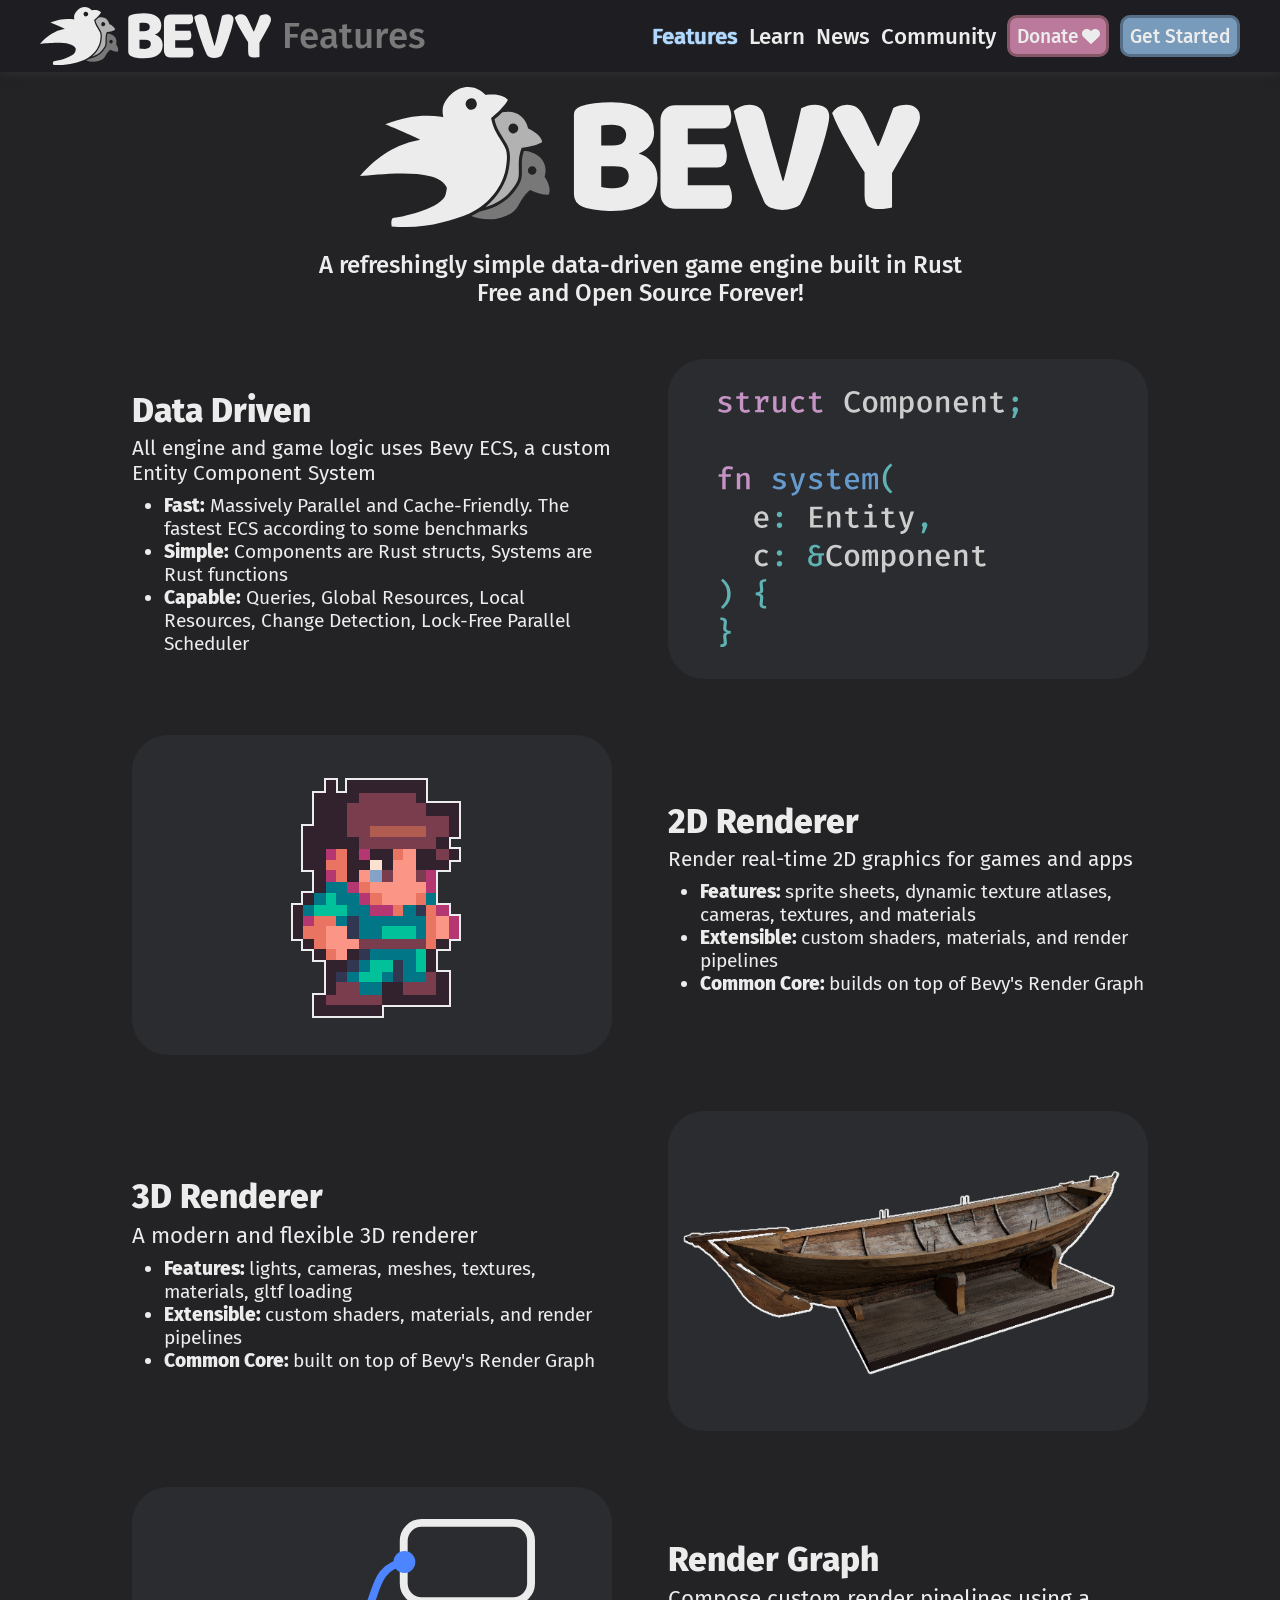
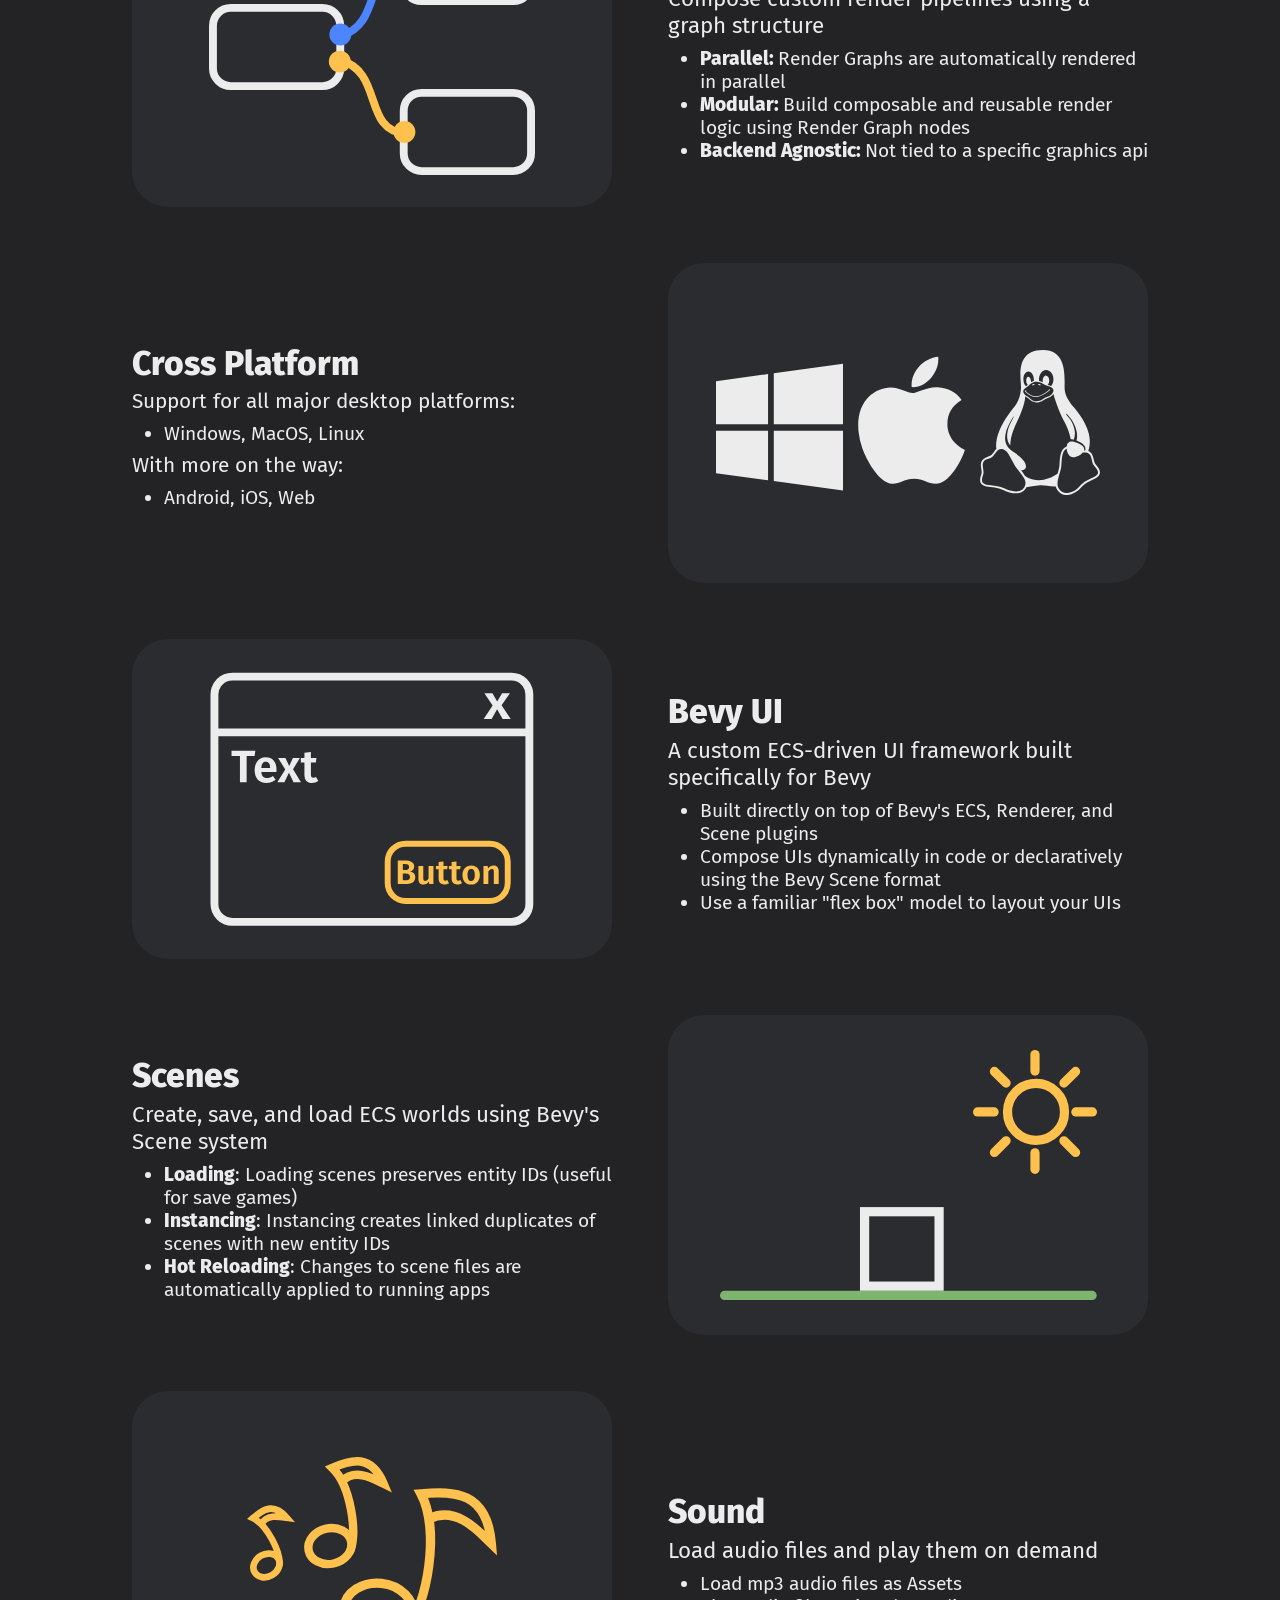
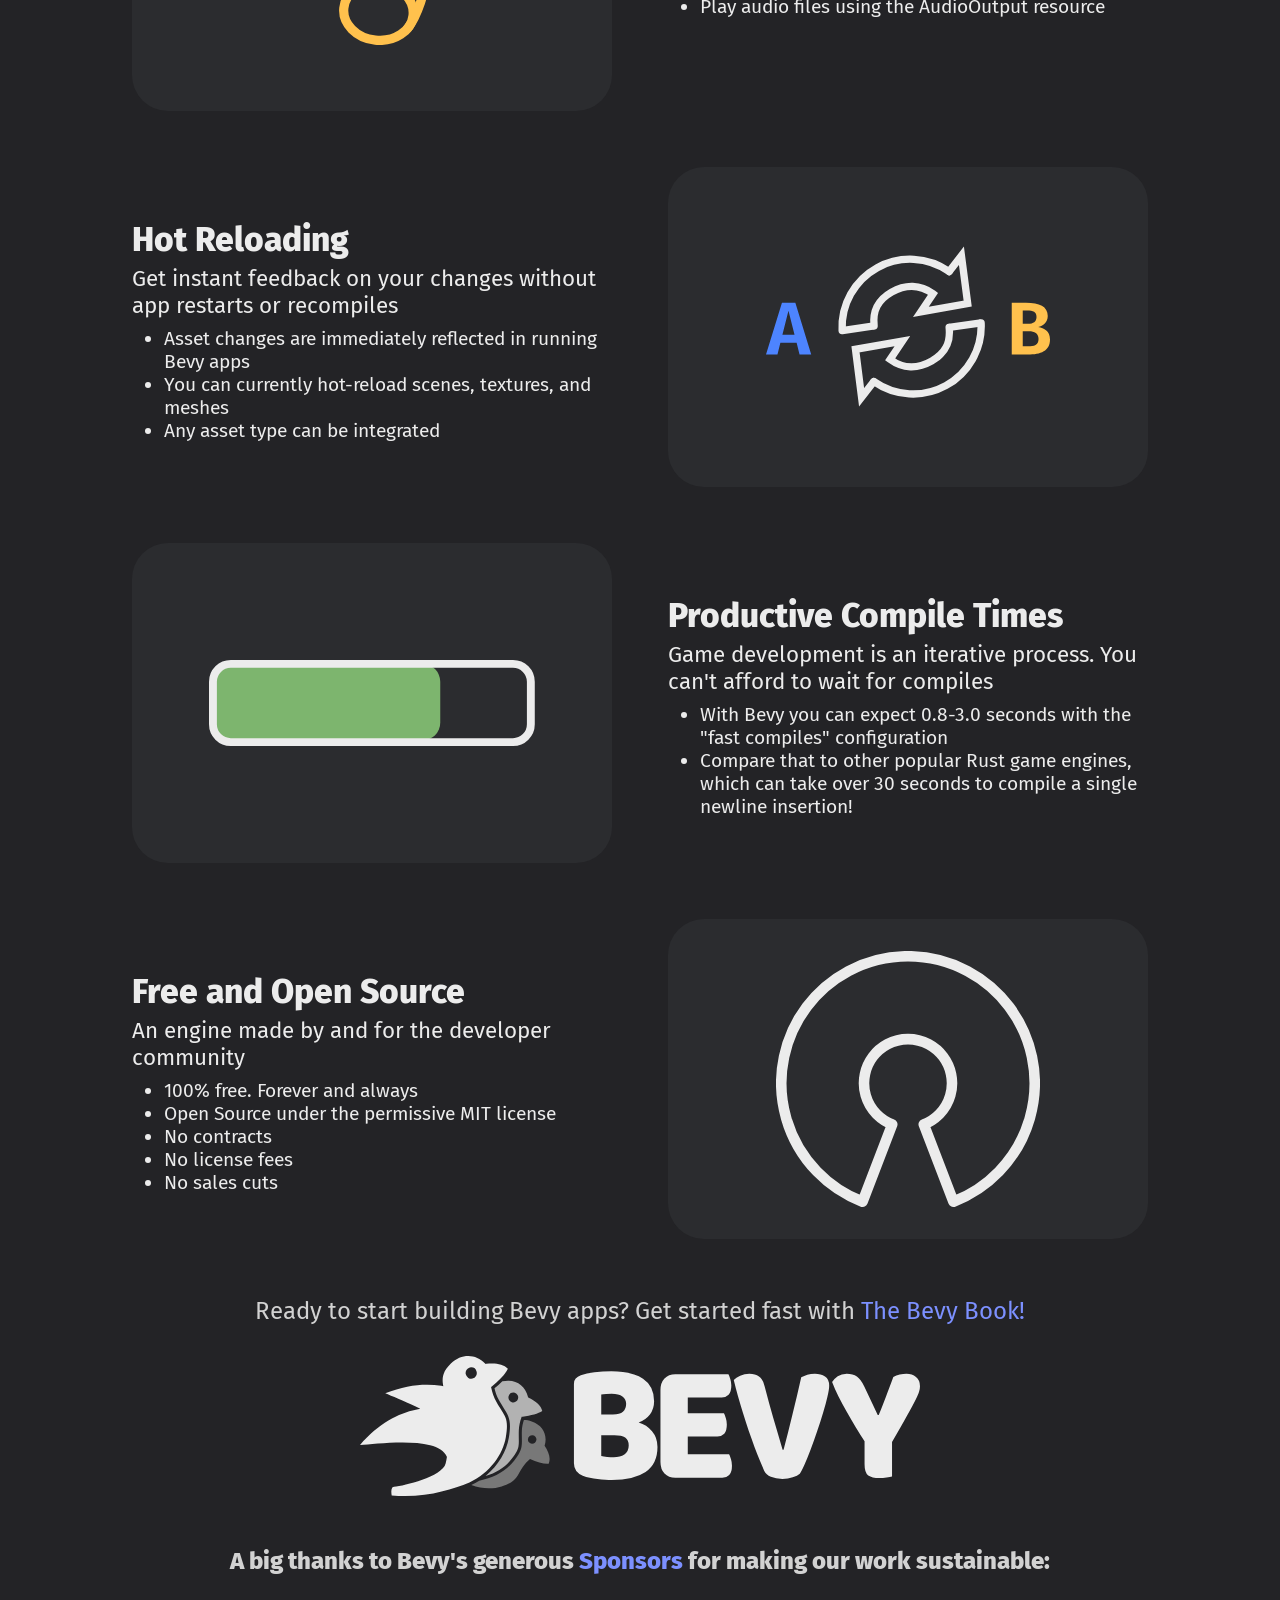
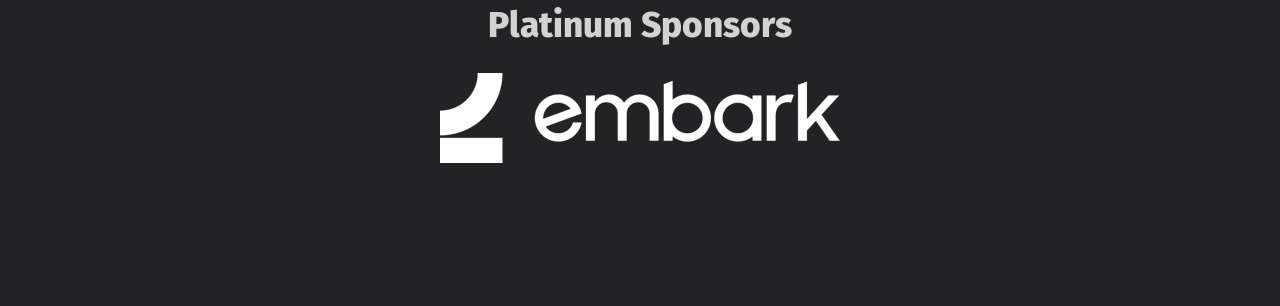
<file: index.html>
<html lang="en">
    <head>
        <meta charset="UTF-8">
        <meta name='viewport' content="width=device-width, initial-scale=1" />
        <meta property="og:title" content="Bevy - A data-driven game engine built in Rust " />
        <meta property="og:type" content="website" />
        <meta property="og:url" content="https://bevyengine.org&#x2F;&#x2F;" />
        <meta property="og:image" content="https://bevyengine.org/assets/bevy_logo_fill.png" />
        <meta property="og:description" content="Bevy is a refreshingly simple data-driven game engine built in Rust. It is free and open-source forever!" />
        <link rel="shortcut icon" type="image/png" href="/assets/favicon.png">
        <link rel="stylesheet" href="/site.css" />
        <link href="atom.xml" rel="alternate" type="application/atom+xml" />
        <title>Bevy - A data-driven game engine built in Rust </title>
         
    </head>

    <body>
        <div class="headerbar-container">
            <nav class="headerbar container">
                <a href="/" class="header-logo">
                    <img src="/assets/bevy_logo_dark.svg" class="logo" alt="bevy logo" />
                </a>
                <a href="/" class="header-logo-mobile">
                    <img src="/assets/bevy_icon_dark.svg" class="logo" alt="bevy icon" />
                </a>
                <div class="header-item header-message">
                    
                        Features
                    
                </div>
                <div class="header-item header-push"></div>
                



    


<a href="&#x2F;" class="header-item header-item-active"  >
    Features
</a>

                



    


<a href="&#x2F;learn" class="header-item" >
    Learn
</a>

                



    


<a href="&#x2F;news" class="header-item" >
    News
</a>

                



    


<a href="&#x2F;community" class="header-item" >
    Community
</a>

                <a class="header-item header-button header-button-donate" href="https://github.com/sponsors/cart">Donate <img src="/assets/heart.svg" class="header-button-donate-heart"/></a>
                <a class="header-item header-button" href="/learn/book/getting-started/">Get Started</a>
            </nav>
        </div>
        <section class="section">
            <div class="container">
                
<div class="padded-content container">
    <img src="/assets/bevy_logo_dark.svg" class="bevy-logo-header" />
    <div class="bevy-description">
        A refreshingly simple data-driven game engine built in Rust
        <br />
        Free and Open Source Forever!
    </div>
    <div class="feature-list">
        <div class="feature-container">
            <div class="feature-text">
                <h2 class="feature-title">Data Driven</h2>
                <div class="feature-description">
                    All engine and game logic uses Bevy ECS, a custom Entity Component System
                    <ul class="feature-sublist">
                        <li><b>Fast:</b> Massively Parallel and Cache-Friendly. The fastest ECS according to some
                            benchmarks</li>
                        <li><b>Simple:</b> Components are Rust structs, Systems are Rust functions</li>
                        <li><b>Capable:</b> Queries, Global Resources, Local Resources, Change Detection, Lock-Free
                            Parallel Scheduler</li>
                    </ul>
                </div>
            </div>
            <div class="feature-image">
                <img src="assets/ecs.svg" class="feature-img" style="margin-left: 10%; margin-right: auto;" />
            </div>

        </div>
        <div class="feature-container feature-container-reverse">
            <div class="feature-image">
                <img src="assets/sprite.png" class="feature-img" />
            </div>
            <div class="feature-text">
                <h2 class="feature-title">2D Renderer</h2>
                <div class="feature-description">
                    Render real-time 2D graphics for games and apps
                    <ul class="feature-sublist">
                        <li><b>Features: </b>sprite sheets, dynamic texture atlases, cameras, textures, and materials
                        </li>
                        <li><b>Extensible: </b>custom shaders, materials, and render pipelines</li>
                        <li><b>Common Core: </b>builds on top of Bevy's Render Graph</li>
                    </ul>
                </div>
            </div>
        </div>
        <div class="feature-container">
            <div class="feature-text">
                <h2 class="feature-title">3D Renderer</h2>
                A modern and flexible 3D renderer
                <ul class="feature-sublist">
                    <li><b>Features: </b>lights, cameras, meshes, textures, materials, gltf loading</li>
                    <li><b>Extensible: </b>custom shaders, materials, and render pipelines</li>
                    <li><b>Common Core: </b>built on top of Bevy's Render Graph</li>
                </ul>
            </div>
            <div class="feature-image">
                <img src="assets/boat.png" class="feature-img" style="max-height: 95%; max-width: 95%;" />
            </div>
        </div>
        <div class="feature-container feature-container-reverse">
            <div class="feature-image">
                <img src="assets/render_graph.svg" class="feature-img" />
            </div>
            <div class="feature-text">
                <h2 class="feature-title">Render Graph</h2>
                Compose custom render pipelines using a graph structure
                <ul class="feature-sublist">
                    <li><b>Parallel: </b> Render Graphs are automatically rendered in parallel</li>
                    <li><b>Modular: </b> Build composable and reusable render logic using Render Graph nodes </li>
                    <li><b>Backend Agnostic: </b> Not tied to a specific graphics api</li>
                </ul>
            </div>
        </div>
        <div class="feature-container">
            <div class="feature-text">
                <h2 class="feature-title">Cross Platform</h2>
                <div class="feature-description">
                    Support for all major desktop platforms:
                    <ul class="feature-sublist">
                        <li>Windows, MacOS, Linux</li>
                    </ul>
                    With more on the way:
                    <ul class="feature-sublist">
                        <li>Android, iOS, Web</li>
                    </ul>
                </div>
            </div>
        </div>
        <div class="feature-image">
            <img src="assets/platform-icons.svg" class="feature-img" />
        </div>
        <div class="feature-container feature-container-reverse">
            <div class="feature-image">
                <img src="assets/bevy_ui.svg" class="feature-img" />
            </div>
            <div class="feature-text">
                <h2 class="feature-title">Bevy UI</h2>
                A custom ECS-driven UI framework built specifically for Bevy
                <ul class="feature-sublist">
                    <li>Built directly on top of Bevy's ECS, Renderer, and Scene plugins</li>
                    <li>Compose UIs dynamically in code or declaratively using the Bevy Scene format</li>
                    <li>Use a familiar "flex box" model to layout your UIs</li>
                </ul>
            </div>
        </div>
        <div class="feature-container">
            <div class="feature-text">
                <h2 class="feature-title">Scenes</h2>
                Create, save, and load ECS worlds using Bevy's Scene system
                <ul class="feature-sublist">
                    <li><b>Loading</b>: Loading scenes preserves entity IDs (useful for save games)</li>
                    <li><b>Instancing</b>: Instancing creates linked duplicates of scenes with new entity IDs</li>
                    <li><b>Hot Reloading</b>: Changes to scene files are automatically applied to running apps</li>
                </ul>
            </div>
            <div class="feature-image">
                <img src="assets/scene.svg" class="feature-img" />
            </div>
        </div>
        <div class="feature-container feature-container-reverse">
            <div class="feature-image">
                <img src="assets/sound.svg" class="feature-img" />
            </div>
            <div class="feature-text">
                <h2 class="feature-title">Sound</h2>
                Load audio files and play them on demand
                <ul class="feature-sublist">
                    <li>Load mp3 audio files as Assets</li>
                    <li>Play audio files using the AudioOutput resource</li>
                </ul>
            </div>
        </div>
        <div class="feature-container">
            <div class="feature-text">
                <h2 class="feature-title">Hot Reloading</h2>
                Get instant feedback on your changes without app restarts or recompiles
                <ul class="feature-sublist">
                    <li>Asset changes are immediately reflected in running Bevy apps</li>
                    <li>You can currently hot-reload scenes, textures, and meshes</li>
                    <li>Any asset type can be integrated</li>
                </ul>
            </div>
            <div class="feature-image">
                <img src="assets/hot_reloading.svg" class="feature-img" />
            </div>
        </div>
        <div class="feature-container feature-container-reverse">
            <div class="feature-image">
                <img src="assets/progressbar.svg" class="feature-img" />
            </div>
            <div class="feature-text">
                <h2 class="feature-title">Productive Compile Times</h2>
                Game development is an iterative process. You can't afford to wait for compiles
                <ul class="feature-sublist">
                    <li>With Bevy you can expect 0.8-3.0 seconds with the "fast compiles" configuration</li>
                    <li>Compare that to other popular Rust game engines, which can take over 30 seconds to compile a
                        single
                        newline insertion!</li>
                </ul>
            </div>
        </div>
        <div class="feature-container">
            <div class="feature-text">
                <h2 class="feature-title">Free and Open Source</h2>
                An engine made by and for the developer community
                <ul class="feature-sublist">
                    <li>100% free. Forever and always</li>
                    <li>Open Source under the permissive MIT license</li>
                    <li>No contracts</li>
                    <li>No license fees</li>
                    <li>No sales cuts</li>
                </ul>
            </div>
            <div class="feature-image">
                <img src="assets/opensource.svg" class="feature-img" />
            </div>
        </div>
    </div>
    <div class="media-content features-whats-next">
        Ready to start building Bevy apps? Get started fast with <a href="learn/book/introduction/">The Bevy Book!</a>
    </div>
    <img src="/assets/bevy_logo_dark.svg" class="bevy-logo-header" />
    <div class="media-content features-sponsors">
        <h3>A big thanks to Bevy's generous <a href="https://github.com/sponsors/cart/">Sponsors</a> for making our work sustainable:</h2>
        <h2>Platinum Sponsors</h2>
        <a href="https://www.embark-studios.com/"><img src="assets/embark.png" /></a>
    </div>
</div>

            </div>
        </section>
    </body>
</html>
</file>
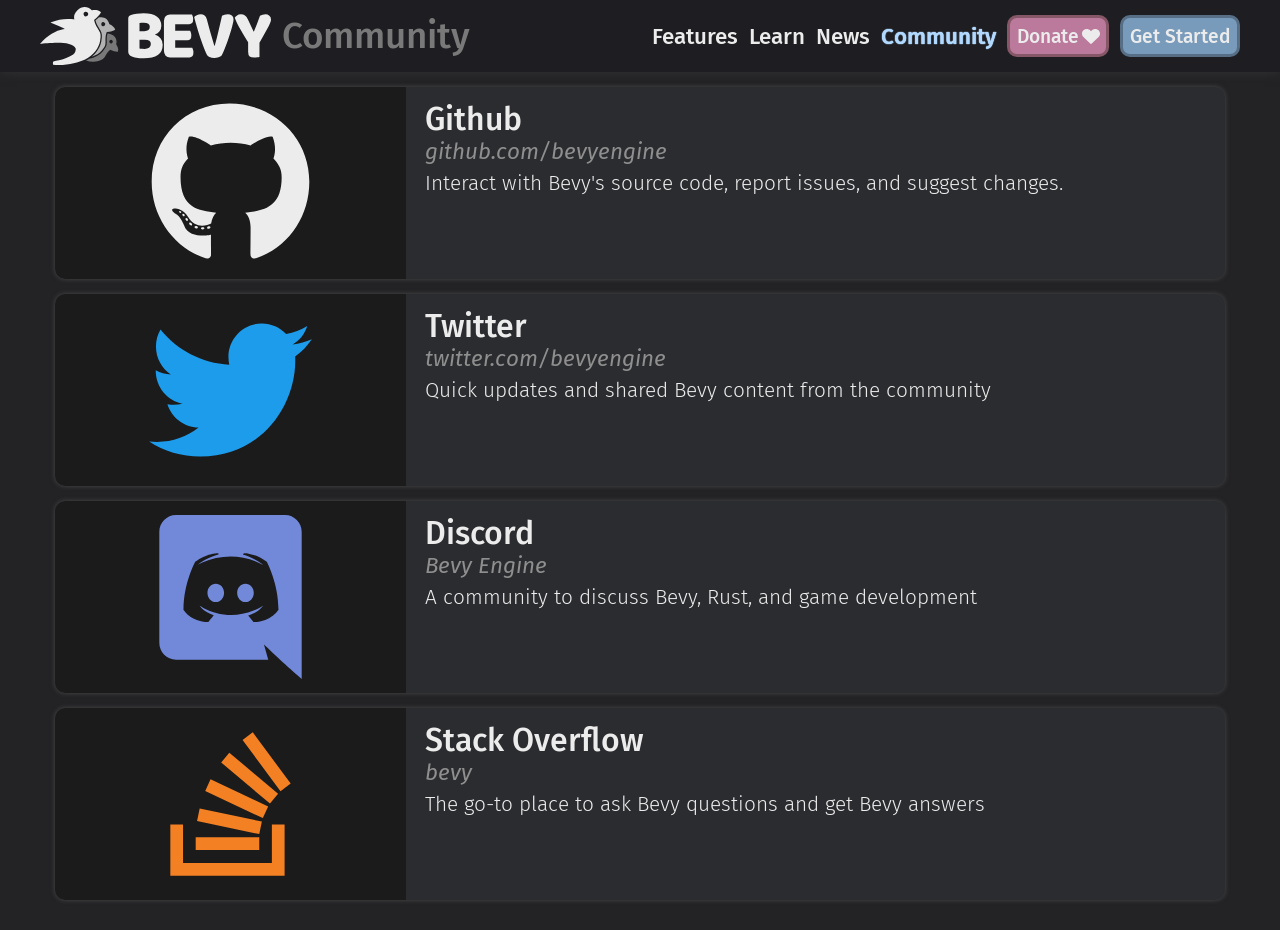
<file: community/index.html>
<html lang="en">
    <head>
        <meta charset="UTF-8">
        <meta name='viewport' content="width=device-width, initial-scale=1" />
        <meta property="og:title" content="Bevy - Community" />
        <meta property="og:type" content="website" />
        <meta property="og:url" content="https://bevyengine.org&#x2F;community&#x2F;" />
        <meta property="og:image" content="https://bevyengine.org/assets/bevy_logo_fill.png" />
        <meta property="og:description" content="Bevy is a refreshingly simple data-driven game engine built in Rust. It is free and open-source forever!" />
        <link rel="shortcut icon" type="image/png" href="/assets/favicon.png">
        <link rel="stylesheet" href="/site.css" />
        <link href="atom.xml" rel="alternate" type="application/atom+xml" />
        <title>Bevy - Community</title>
         
    </head>

    <body>
        <div class="headerbar-container">
            <nav class="headerbar container">
                <a href="/" class="header-logo">
                    <img src="/assets/bevy_logo_dark.svg" class="logo" alt="bevy logo" />
                </a>
                <a href="/" class="header-logo-mobile">
                    <img src="/assets/bevy_icon_dark.svg" class="logo" alt="bevy icon" />
                </a>
                <div class="header-item header-message">
                    
                    Community
                    
                </div>
                <div class="header-item header-push"></div>
                



    


<a href="&#x2F;" class="header-item" >
    Features
</a>

                



    


<a href="&#x2F;learn" class="header-item" >
    Learn
</a>

                



    


<a href="&#x2F;news" class="header-item" >
    News
</a>

                



    


<a href="&#x2F;community" class="header-item header-item-active"  >
    Community
</a>

                <a class="header-item header-button header-button-donate" href="https://github.com/sponsors/cart">Donate <img src="/assets/heart.svg" class="header-button-donate-heart"/></a>
                <a class="header-item header-button" href="/learn/book/getting-started/">Get Started</a>
            </nav>
        </div>
        <section class="section">
            <div class="container">
                
<div class="card-list padded-content">
    <a class="card" href="https://github.com/bevyengine/bevy">
        <div class="card-image">
            <img src="/assets/github.svg" class="centered-card-image community-icon" />
        </div>
        <div class="card-text">
            <div class="card-title">
                Github
            </div>
            <div class="card-subtitle">
                github.com/bevyengine
            </div>
            <div class="card-description">
                Interact with Bevy's source code, report issues, and suggest changes.
            </div>
        </div>
    </a>
    <a class="card" href="https://twitter.com/BevyEngine">
        <div class="card-image">
            <img src="/assets/twitter.svg" class="centered-card-image community-icon" />
        </div>
        <div class="card-text">
            <div class="card-title">
                Twitter
            </div>
            <div class="card-subtitle">
                twitter.com/bevyengine
            </div>
            <div class="card-description">
                Quick updates and shared Bevy content from the community
            </div>
        </div>
    </a>
    <a class="card" href="https://discord.gg/gMUk5Ph">
        <div class="card-image">
            <img src="/assets/discord.svg" class="centered-card-image community-icon" />
        </div>
        <div class="card-text">
            <div class="card-title">
                Discord
            </div>
            <div class="card-subtitle">
                Bevy Engine
            </div>
            <div class="card-description">
                A community to discuss Bevy, Rust, and game development
            </div>
        </div>
    </a>
    <a class="card" href="https://stackoverflow.com/questions/tagged/bevy">
        <div class="card-image">
            <img src="/assets/stack-overflow.svg" class="centered-card-image community-icon" />
        </div>
        <div class="card-text">
            <div class="card-title">
                Stack Overflow
            </div>
            <div class="card-subtitle">
                bevy
            </div>
            <div class="card-description">
                The go-to place to ask Bevy questions and get Bevy answers
            </div>
        </div>
    </a>
</div>

            </div>
        </section>
    </body>
</html>
</file>
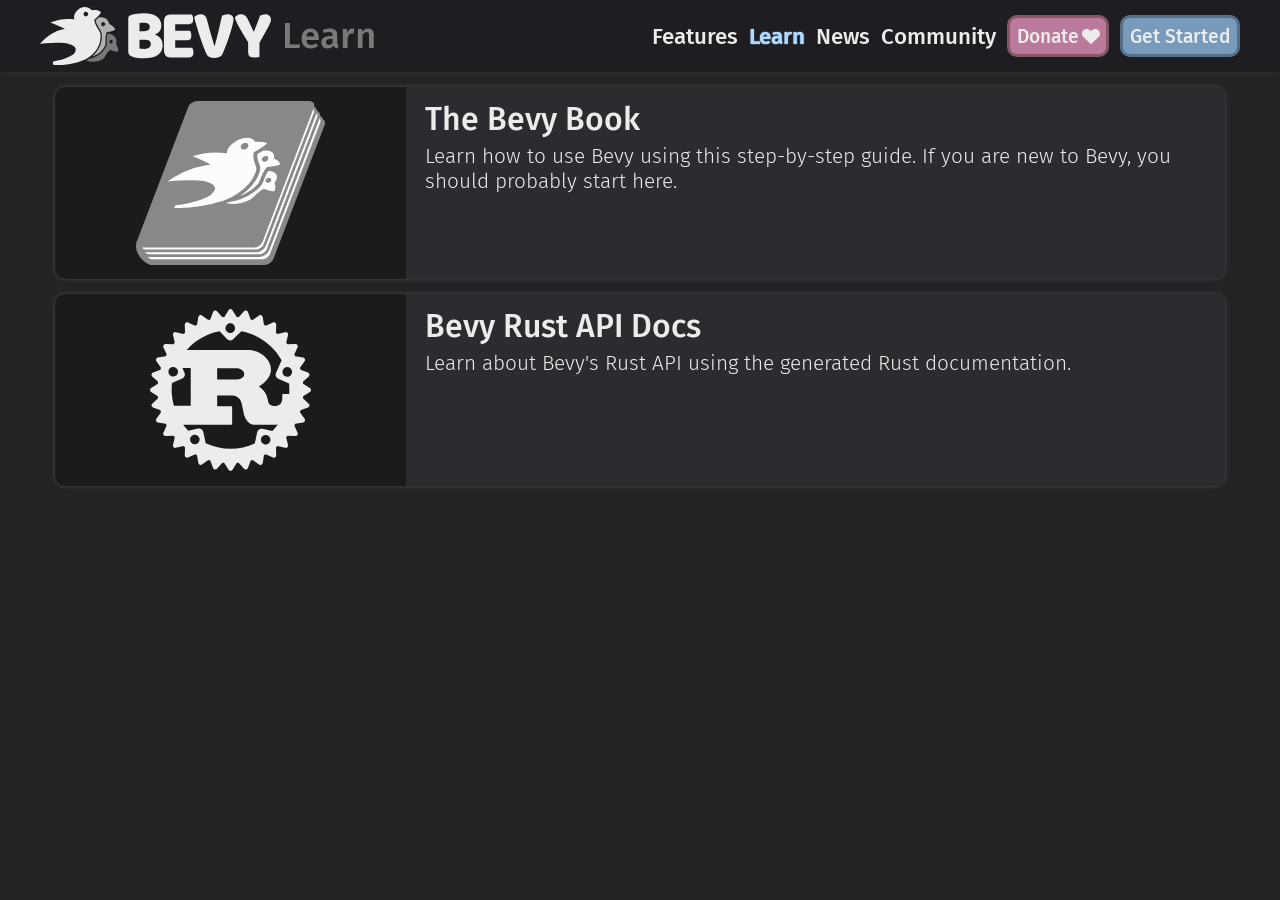
<file: learn/index.html>
<html lang="en">
    <head>
        <meta charset="UTF-8">
        <meta name='viewport' content="width=device-width, initial-scale=1" />
        <meta property="og:title" content="Bevy - Learn" />
        <meta property="og:type" content="website" />
        <meta property="og:url" content="https://bevyengine.org&#x2F;learn&#x2F;" />
        <meta property="og:image" content="https://bevyengine.org/assets/bevy_logo_fill.png" />
        <meta property="og:description" content="Bevy is a refreshingly simple data-driven game engine built in Rust. It is free and open-source forever!" />
        <link rel="shortcut icon" type="image/png" href="/assets/favicon.png">
        <link rel="stylesheet" href="/site.css" />
        <link href="atom.xml" rel="alternate" type="application/atom+xml" />
        <title>Bevy - Learn</title>
         
    </head>

    <body>
        <div class="headerbar-container">
            <nav class="headerbar container">
                <a href="/" class="header-logo">
                    <img src="/assets/bevy_logo_dark.svg" class="logo" alt="bevy logo" />
                </a>
                <a href="/" class="header-logo-mobile">
                    <img src="/assets/bevy_icon_dark.svg" class="logo" alt="bevy icon" />
                </a>
                <div class="header-item header-message">
                    
                    Learn
                    
                </div>
                <div class="header-item header-push"></div>
                



    


<a href="&#x2F;" class="header-item" >
    Features
</a>

                



    


<a href="&#x2F;learn" class="header-item header-item-active"  >
    Learn
</a>

                



    


<a href="&#x2F;news" class="header-item" >
    News
</a>

                



    


<a href="&#x2F;community" class="header-item" >
    Community
</a>

                <a class="header-item header-button header-button-donate" href="https://github.com/sponsors/cart">Donate <img src="/assets/heart.svg" class="header-button-donate-heart"/></a>
                <a class="header-item header-button" href="/learn/book/getting-started/">Get Started</a>
            </nav>
        </div>
        <section class="section">
            <div class="container">
                
<div class="card-list padded-content">
  <a class="card" href="book/introduction">
    <div class="card-image">
      <img src="/assets/book.svg" class="centered-card-image"/>
    </div>
    <div class="card-text">
      <div class="card-title">
        The Bevy Book
      </div>
      <div class="card-description">
        Learn how to use Bevy using this step-by-step guide. If you are new to Bevy, you should probably start here.
      </div>
    </div>
  </a>
  <a class="card" href="https://docs.rs/bevy">
    <div class="card-image">
      <img src="/assets/rust-logo-light.svg" class="centered-card-image" />
    </div>
    <div class="card-text">
      <div class="card-title">
        Bevy Rust API Docs
      </div>
      <div class="card-description">
        Learn about Bevy's Rust API using the generated Rust documentation.
      </div>
    </div>
  </a>
</div>

            </div>
        </section>
    </body>
</html>
</file>
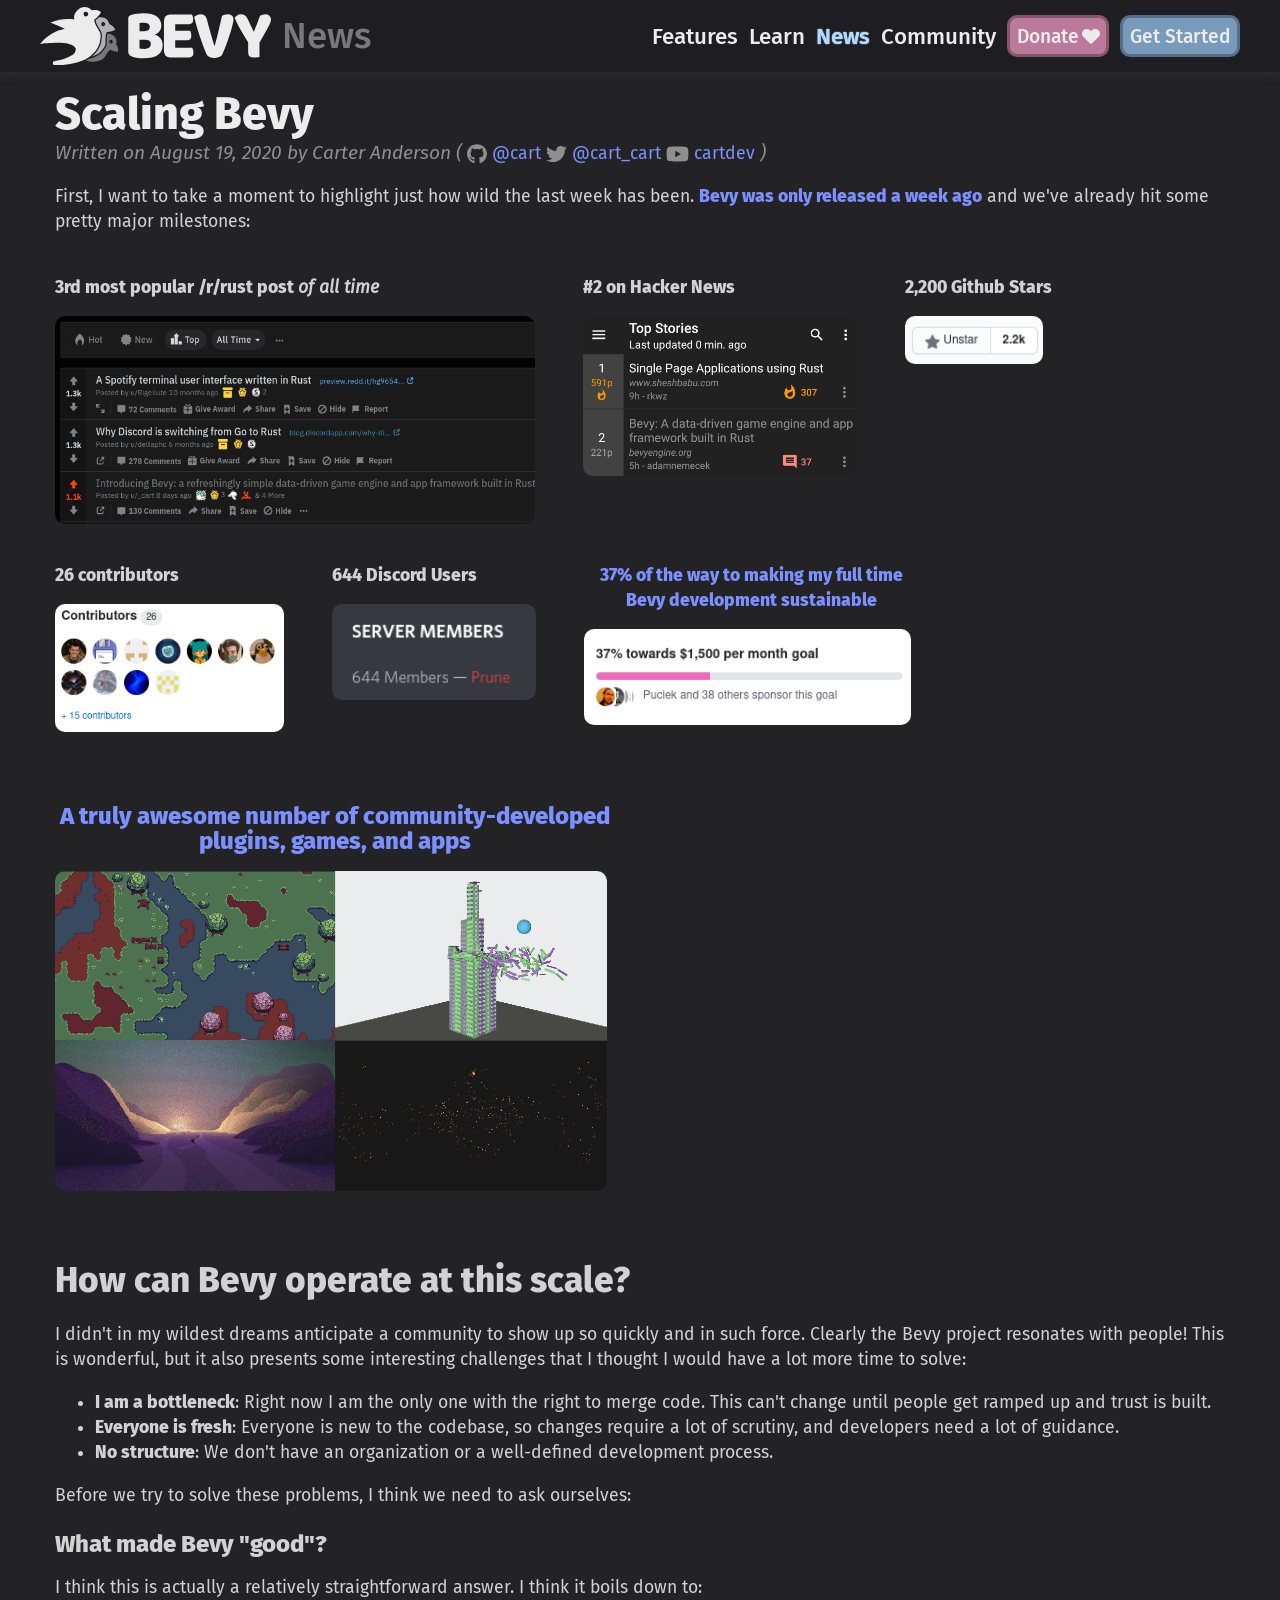
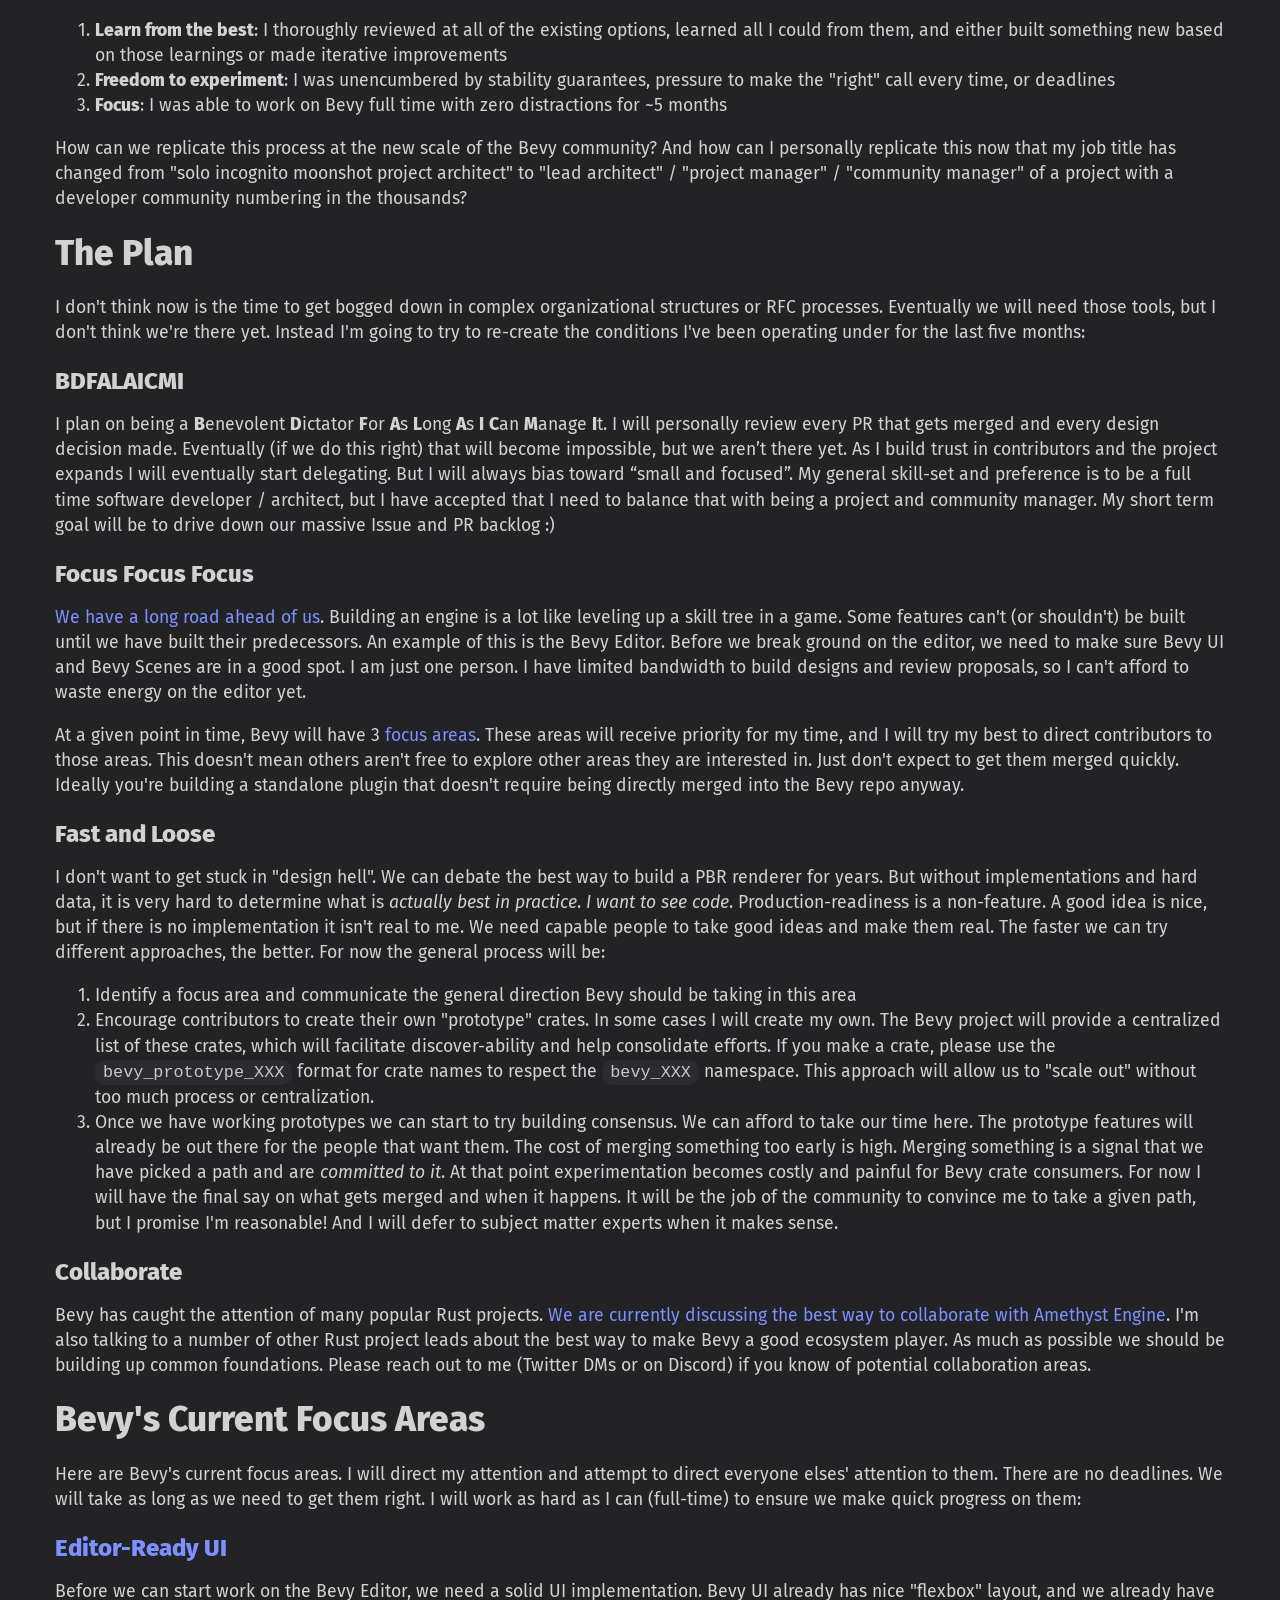
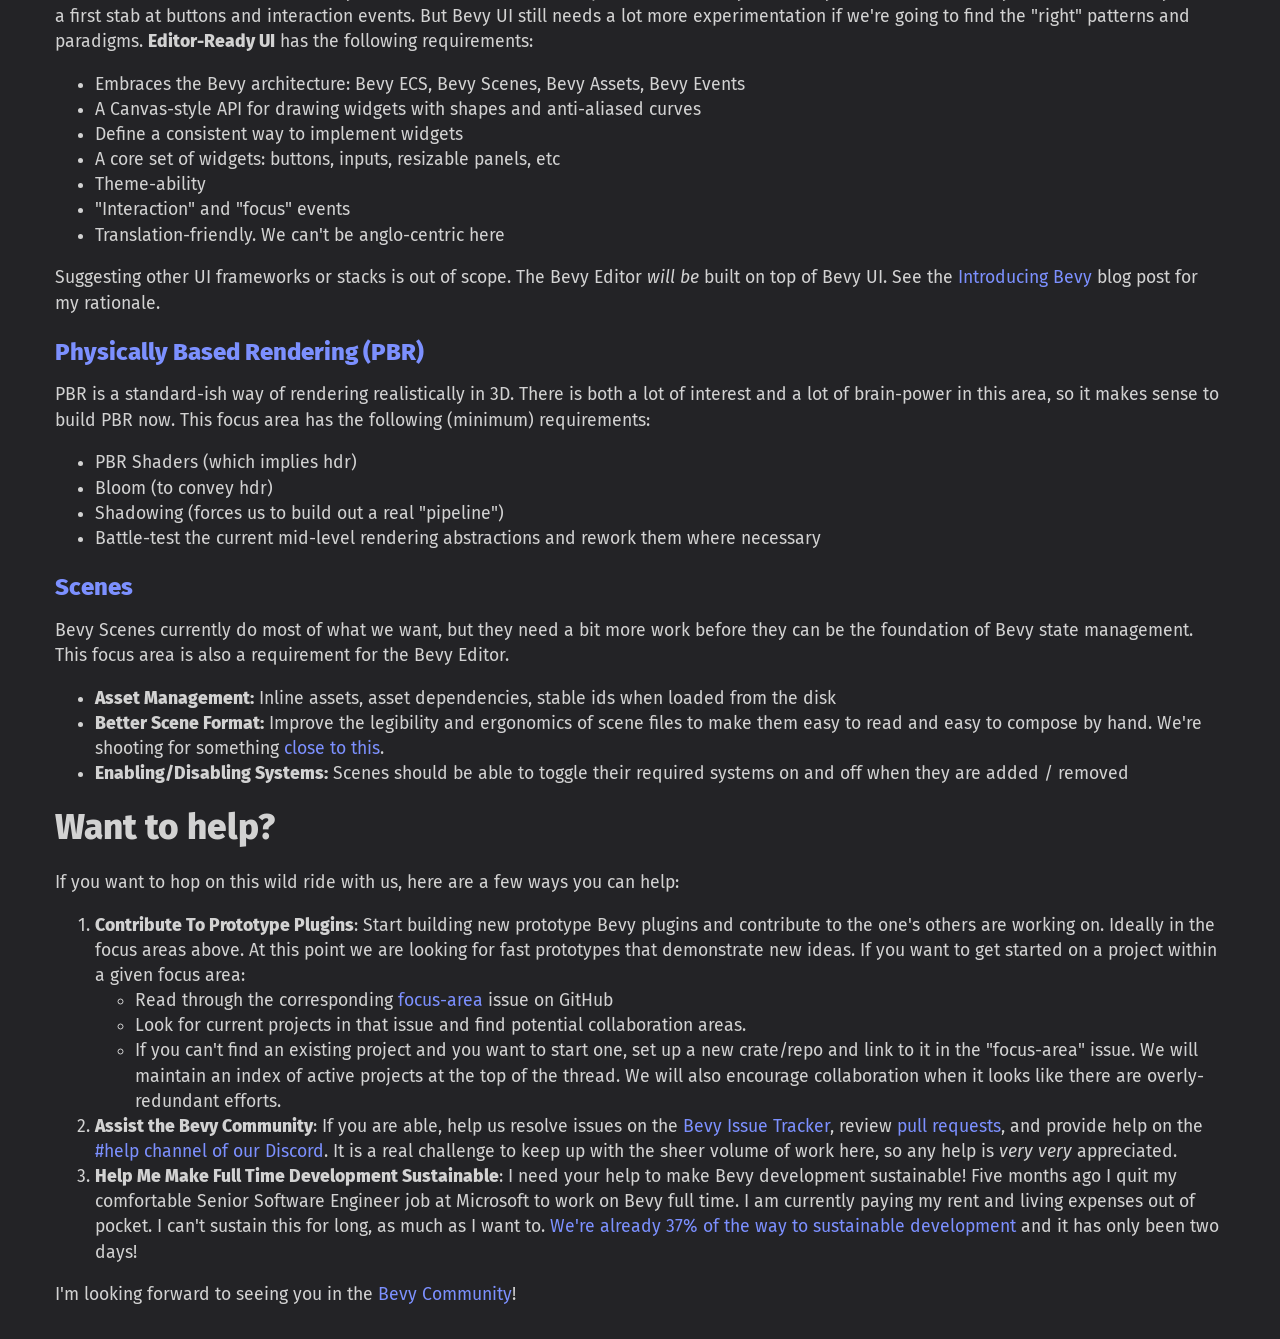
<file: news/scaling-bevy/index.html>
<html lang="en">
    <head>
        <meta charset="UTF-8">
        <meta name='viewport' content="width=device-width, initial-scale=1" />
        <meta property="og:title" content="Bevy - Scaling Bevy" />
        <meta property="og:type" content="website" />
        <meta property="og:url" content="https://bevyengine.org&#x2F;news&#x2F;scaling-bevy&#x2F;" />
        <meta property="og:image" content="https://bevyengine.org/assets/bevy_logo_fill.png" />
        <meta property="og:description" content="Bevy is a refreshingly simple data-driven game engine built in Rust. It is free and open-source forever!" />
        <link rel="shortcut icon" type="image/png" href="/assets/favicon.png">
        <link rel="stylesheet" href="/site.css" />
        <link href="atom.xml" rel="alternate" type="application/atom+xml" />
        <title>Bevy - Scaling Bevy</title>
         
    </head>

    <body>
        <div class="headerbar-container">
            <nav class="headerbar container">
                <a href="/" class="header-logo">
                    <img src="/assets/bevy_logo_dark.svg" class="logo" alt="bevy logo" />
                </a>
                <a href="/" class="header-logo-mobile">
                    <img src="/assets/bevy_icon_dark.svg" class="logo" alt="bevy icon" />
                </a>
                <div class="header-item header-message">
                    
                        News
                    
                </div>
                <div class="header-item header-push"></div>
                



    


<a href="&#x2F;" class="header-item" >
    Features
</a>

                



    


<a href="&#x2F;learn" class="header-item" >
    Learn
</a>

                



    


<a href="&#x2F;news" class="header-item header-item-active"  >
    News
</a>

                



    


<a href="&#x2F;community" class="header-item" >
    Community
</a>

                <a class="header-item header-button header-button-donate" href="https://github.com/sponsors/cart">Donate <img src="/assets/heart.svg" class="header-button-donate-heart"/></a>
                <a class="header-item header-button" href="/learn/book/getting-started/">Get Started</a>
            </nav>
        </div>
        <section class="section">
            <div class="container">
                
<div class="padded-content">
  <h1 class="news-title">
    Scaling Bevy
  </h1>
  <h2 class="news-subtitle">Written on August 19, 2020 by Carter Anderson
    
    <span class="news-social-links">
      (
      
      <img src="/assets/github_grey.svg" class="news-social-icon" /><span class="media-content">
        <a class="news-social-link"
          href="https://www.github.com/cart">@cart</a></span>
      
      
      <img src="/assets/twitter_grey.svg" class="news-social-icon" />
      <span class="media-content">
        <a class="news-social-link"
          href="https://www.twitter.com/cart_cart">@cart_cart</a>
      </span>
      
      
      <img src="/assets/youtube_grey.svg" class="news-social-icon" />
      <span class="media-content">
        <a class="news-social-link"
          href="https://www.youtube.com/cartdev">cartdev</a>
      </span>
      
      )
    </span>
    
  </h2>
  
  <div class="media-content news-content"><p>First, I want to take a moment to highlight just how wild the last week has been. <a href="/news/introducing-bevy"><strong>Bevy was only released a week ago</strong></a> and we've already hit some pretty major milestones:</p>
<span id="continue-reading"></span><div style="display: flex; flex-wrap: wrap; width: 100%">
    <div style="max-width: 30rem; max-height: 15rem; margin-right: 3rem; margin-bottom: 3rem">
        <h4> 3rd most popular /r/rust post <i>of all time</i></h4>
        <img src="3rd_on_reddit.png" style="display: block; height: 13rem"/>
    </div>
    <div style="max-width: 30rem; max-height: 15rem; margin-right: 3rem; margin-bottom: 3rem">
        <h4>#2 on Hacker News</h4>
        <img src="2nd_on_hacker_news.png" style="display: block; height: 10rem"/>
    </div>
    <div style="max-width: 20rem; max-height: 15rem; margin-right: 3rem; margin-bottom: 3rem">
        <h4>2,200 Github Stars</h4>
        <img src="2_2k_stars.png" style="display: block; height: 3rem"/>
    </div>
    <div style="max-width: 20rem; max-height: 15rem; margin-right: 3rem; margin-bottom: 3rem">
        <h4>26 contributors</h4>
        <img src="contributors.png" style="display: block; height: 8rem"/>
    </div>
    <div style="max-width: 20rem; max-height: 15rem; margin-right: 3rem; margin-bottom: 3rem">
        <h4>644 Discord Users</h4>
        <img src="discord_users.png" style="display: block; height: 6rem"/>
    </div>
    <div style="max-width: 21rem; max-height: 15rem; margin-right: 3rem; margin-bottom: 3rem">
        <h4 style="text-align: center"><a href="https://github.com/sponsors/cart">37% of the way to making my full time Bevy development sustainable</a></h4>
        <a href="https://github.com/sponsors/cart"><img src="funding.png" style="display: block; height: 6rem"/></a>
    </div>
    <div style="max-width: 35rem; margin-right: 3rem; margin-bottom: 3rem">
        <h3 style="text-align: center;"><a href="https://github.com/bevyengine/awesome-bevy">A truly awesome number of community-developed plugins, games, and apps</a></h3>
        <a href="https://github.com/bevyengine/awesome-bevy"><img src="awesome.png" style="display: block; height: 20rem"/></a>
    </div>
</div>
<h2 id="how-can-bevy-operate-at-this-scale">How can Bevy operate at this scale?</h2>
<p>I didn't in my wildest dreams anticipate a community to show up so quickly and in such force. Clearly the Bevy project resonates with people! This is wonderful, but it also presents some interesting challenges that I thought I would have a lot more time to solve:</p>
<ul>
<li><strong>I am a bottleneck</strong>: Right now I am the only one with the right to merge code. This can't change until people get ramped up and trust is built.</li>
<li><strong>Everyone is fresh</strong>: Everyone is new to the codebase, so changes require a lot of scrutiny, and developers need a lot of guidance.</li>
<li><strong>No structure</strong>: We don't have an organization or a well-defined development process.</li>
</ul>
<p>Before we try to solve these problems, I think we need to ask ourselves:</p>
<h3 id="what-made-bevy-good">What made Bevy &quot;good&quot;?</h3>
<p>I think this is actually a relatively straightforward answer. I think it boils down to:</p>
<ol>
<li><strong>Learn from the best</strong>: I thoroughly reviewed at all of the existing options, learned all I could from them, and either built something new based on those learnings or made iterative improvements</li>
<li><strong>Freedom to experiment</strong>: I was unencumbered by stability guarantees, pressure to make the &quot;right&quot; call every time, or deadlines</li>
<li><strong>Focus</strong>: I was able to work on Bevy full time with zero distractions for ~5 months</li>
</ol>
<p>How can we replicate this process at the new scale of the Bevy community? And how can I personally replicate this now that my job title has changed from &quot;solo incognito moonshot project architect&quot; to &quot;lead architect&quot; / &quot;project manager&quot; / &quot;community manager&quot; of a project with a developer community numbering in the thousands?</p>
<h2 id="the-plan">The Plan</h2>
<p>I don't think now is the time to get bogged down in complex organizational structures or RFC processes. Eventually we will need those tools, but I don't think we're there yet. Instead I'm going to try to re-create the conditions I've been operating under for the last five months:</p>
<h3 id="bdfalaicmi">BDFALAICMI</h3>
<p>I plan on being a <strong>B</strong>enevolent <strong>D</strong>ictator <strong>F</strong>or <strong>A</strong>s <strong>L</strong>ong <strong>A</strong>s <strong>I</strong> <strong>C</strong>an <strong>M</strong>anage <strong>I</strong>t. I will personally review every PR that gets merged and every design decision made. Eventually (if we do this right) that will become impossible, but we aren’t there yet. As I build trust in contributors and the project expands I will eventually start delegating. But I will always bias toward “small and focused”. My general skill-set and preference is to be a full time software developer / architect, but I have accepted that I need to balance that with being a project and community manager. My short term goal will be to drive down our massive Issue and PR backlog :)</p>
<h3 id="focus-focus-focus">Focus Focus Focus</h3>
<p><a href="https://github.com/bevyengine/bevy/projects/1">We have a long road ahead of us</a>. Building an engine is a lot like leveling up a skill tree in a game. Some features can't (or shouldn't) be built until we have built their predecessors. An example of this is the Bevy Editor. Before we break ground on the editor, we need to make sure Bevy UI and Bevy Scenes are in a good spot. I am just one person. I have limited bandwidth to build designs and review proposals, so I can't afford to waste energy on the editor yet.</p>
<p>At a given point in time, Bevy will have 3 <a href="https://github.com/bevyengine/bevy/labels/focus-area">focus areas</a>. These areas will receive priority for my time, and I will try my best to direct contributors to those areas. This doesn't mean others aren't free to explore other areas they are interested in. Just don't expect to get them merged quickly. Ideally you're building a standalone plugin that doesn't require being directly merged into the Bevy repo anyway. </p>
<h3 id="fast-and-loose">Fast and Loose</h3>
<p>I don't want to get stuck in &quot;design hell&quot;. We can debate the best way to build a PBR renderer for years. But without implementations and hard data, it is very hard to determine what is <em>actually best in practice</em>. <em>I want to see code</em>. Production-readiness is a non-feature. A good idea is nice, but if there is no implementation it isn't real to me. We need capable people to take good ideas and make them real. The faster we can try different approaches, the better. For now the general process will be:</p>
<ol>
<li>Identify a focus area and communicate the general direction Bevy should be taking in this area</li>
<li>Encourage contributors to create their own &quot;prototype&quot; crates. In some cases I will create my own. The Bevy project will provide a centralized list of these crates, which will facilitate discover-ability and help consolidate efforts. If you make a crate, please use the <code>bevy_prototype_XXX</code> format for crate names to respect the <code>bevy_XXX</code> namespace. This approach will allow us to &quot;scale out&quot; without too much process or centralization.</li>
<li>Once we have working prototypes we can start to try building consensus. We can afford to take our time here. The prototype features will already be out there for the people that want them. The cost of merging something too early is high. Merging something is a signal that we have picked a path and are <em>committed to it</em>. At that point experimentation becomes costly and painful for Bevy crate consumers. For now I will have the final say on what gets merged and when it happens. It will be the job of the community to convince me to take a given path, but I promise I'm reasonable! And I will defer to subject matter experts when it makes sense.</li>
</ol>
<h3 id="collaborate">Collaborate</h3>
<p>Bevy has caught the attention of many popular Rust projects. <a href="https://community.amethyst.rs/t/bevy-engine-addressing-the-elephant-in-the-room">We are currently discussing the best way to collaborate with Amethyst Engine</a>. I'm also talking to a number of other Rust project leads about the best way to make Bevy a good ecosystem player. As much as possible we should be building up common foundations. Please reach out to me (Twitter DMs or on Discord) if you know of potential collaboration areas. </p>
<h2 id="bevy-s-current-focus-areas">Bevy's Current Focus Areas</h2>
<p>Here are Bevy's current focus areas. I will direct my attention and attempt to direct everyone elses' attention to them. There are no deadlines. We will take as long as we need to get them right. I will work as hard as I can (full-time) to ensure we make quick progress on them: </p>
<h3 id="editor-ready-ui"><a href="https://github.com/bevyengine/bevy/issues/254">Editor-Ready UI</a></h3>
<p>Before we can start work on the Bevy Editor, we need a solid UI implementation. Bevy UI already has nice &quot;flexbox&quot; layout, and we already have a first stab at buttons and interaction events. But Bevy UI still needs a lot more experimentation if we're going to find the &quot;right&quot; patterns and paradigms. <strong>Editor-Ready UI</strong> has the following requirements:</p>
<ul>
<li>Embraces the Bevy architecture: Bevy ECS, Bevy Scenes, Bevy Assets, Bevy Events </li>
<li>A Canvas-style API for drawing widgets with shapes and anti-aliased curves</li>
<li>Define a consistent way to implement widgets</li>
<li>A core set of widgets: buttons, inputs, resizable panels, etc</li>
<li>Theme-ability</li>
<li>&quot;Interaction&quot; and &quot;focus&quot; events</li>
<li>Translation-friendly. We can't be anglo-centric here</li>
</ul>
<p>Suggesting other UI frameworks or stacks is out of scope. The Bevy Editor <em>will be</em> built on top of Bevy UI. See the <a href="https://bevyengine.org/news/introducing-bevy/">Introducing Bevy</a> blog post for my rationale. </p>
<h3 id="physically-based-rendering-pbr"><a href="https://github.com/bevyengine/bevy/issues/179">Physically Based Rendering (PBR)</a></h3>
<p>PBR is a standard-ish way of rendering realistically in 3D. There is both a lot of interest and a lot of brain-power in this area, so it makes sense to build PBR now. This focus area has the following (minimum) requirements:</p>
<ul>
<li>PBR Shaders (which implies hdr)</li>
<li>Bloom (to convey hdr)</li>
<li>Shadowing (forces us to build out a real &quot;pipeline&quot;)</li>
<li>Battle-test the current mid-level rendering abstractions and rework them where necessary</li>
</ul>
<h3 id="scenes"><a href="https://github.com/bevyengine/bevy/issues/255">Scenes</a></h3>
<p>Bevy Scenes currently do most of what we want, but they need a bit more work before they can be the foundation of Bevy state management. This focus area is also a requirement for the Bevy Editor.</p>
<ul>
<li><strong>Asset Management:</strong> Inline assets, asset dependencies, stable ids when loaded from the disk</li>
<li><strong>Better Scene Format:</strong> Improve the legibility and ergonomics of scene files to make them easy to read and easy to compose by hand. We're shooting for something <a href="https://gist.github.com/cart/3e77d6537e1a0979a69de5c6749b6bcb">close to this</a>.</li>
<li><strong>Enabling/Disabling Systems:</strong> Scenes should be able to toggle their required systems on and off when they are added / removed</li>
</ul>
<h2 id="want-to-help">Want to help?</h2>
<p>If you want to hop on this wild ride with us, here are a few ways you can help:</p>
<ol>
<li><strong>Contribute To Prototype Plugins</strong>: Start building new prototype Bevy plugins and contribute to the one's others are working on. Ideally in the focus areas above. At this point we are looking for fast prototypes that demonstrate new ideas. If you want to get started on a project within a given focus area:
<ul>
<li>Read through the corresponding <a href="https://github.com/bevyengine/bevy/labels/focus-area">focus-area</a> issue on GitHub</li>
<li>Look for current projects in that issue and find potential collaboration areas.</li>
<li>If you can't find an existing project and you want to start one, set up a new crate/repo and link to it in the &quot;focus-area&quot; issue. We will maintain an index of active projects at the top of the thread. We will also encourage collaboration when it looks like there are overly-redundant efforts.</li>
</ul>
</li>
<li><strong>Assist the Bevy Community</strong>: If you are able, help us resolve issues on the <a href="https://github.com/bevyengine/bevy/issues">Bevy Issue Tracker</a>, review <a href="https://github.com/bevyengine/bevy/pulls">pull requests</a>, and provide help on the <a href="https://discord.com/channels/691052431525675048/742884593551802431">#help channel of our Discord</a>. It is a real challenge to keep up with the sheer volume of work here, so any help is <em>very very</em> appreciated.</li>
<li><strong>Help Me Make Full Time Development Sustainable</strong>: I need your help to make Bevy development sustainable! Five months ago I quit my comfortable Senior Software Engineer job at Microsoft to work on Bevy full time. I am currently paying my rent and living expenses out of pocket. I can't sustain this for long, as much as I want to. <a href="https://github.com/sponsors/cart">We're already 37% of the way to sustainable development</a> and it has only been two days!</li>
</ol>
<p>I'm looking forward to seeing you in the <a href="/community">Bevy Community</a>!</p>
</div>
</div>

            </div>
        </section>
    </body>
</html>
</file>
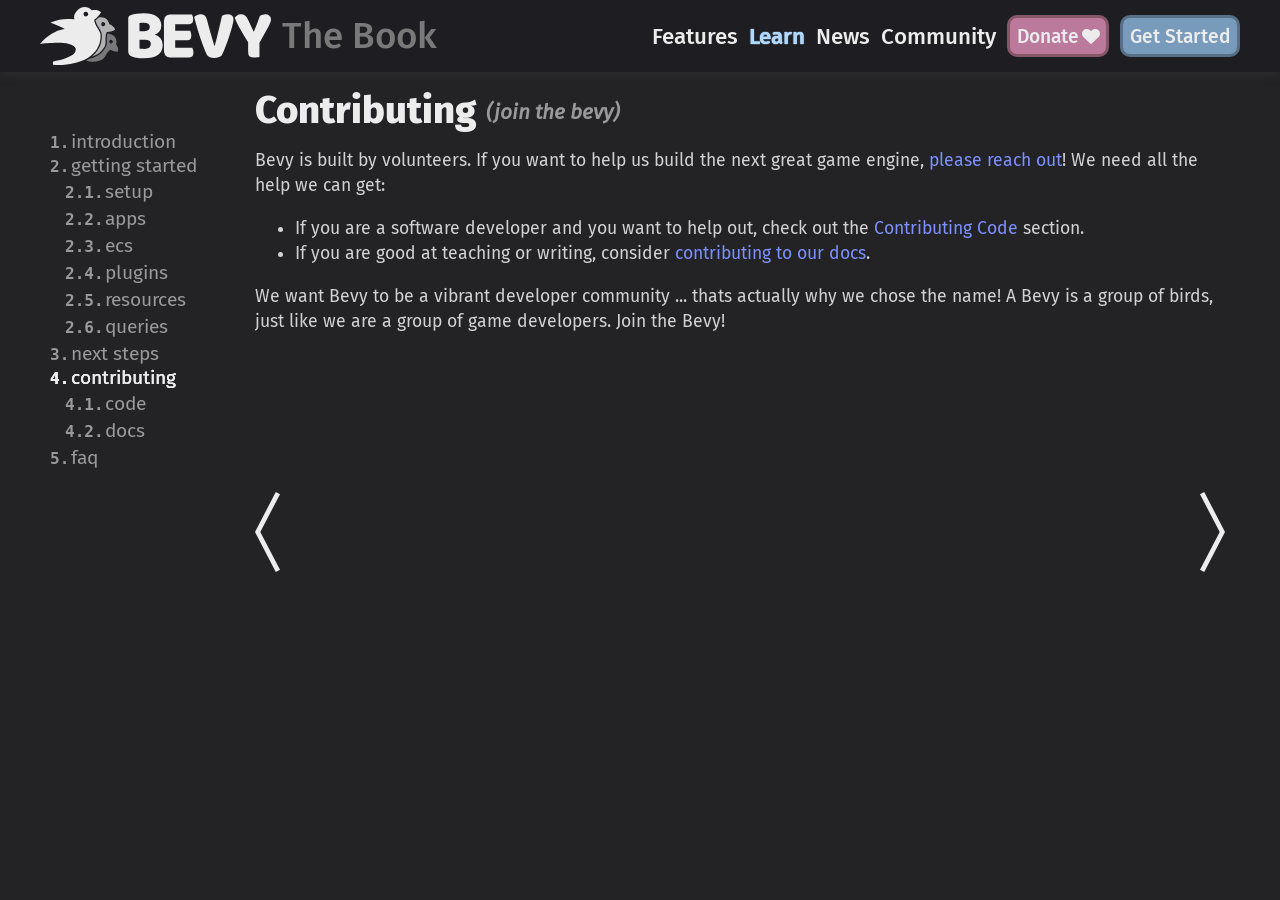
<file: learn/book/contributing/index.html>
<html lang="en">
    <head>
        <meta charset="UTF-8">
        <meta name='viewport' content="width=device-width, initial-scale=1" />
        <meta property="og:title" content="Bevy - Contributing" />
        <meta property="og:type" content="website" />
        <meta property="og:url" content="https://bevyengine.org&#x2F;learn&#x2F;book&#x2F;contributing&#x2F;" />
        <meta property="og:image" content="https://bevyengine.org/assets/bevy_logo_fill.png" />
        <meta property="og:description" content="Bevy is a refreshingly simple data-driven game engine built in Rust. It is free and open-source forever!" />
        <link rel="shortcut icon" type="image/png" href="/assets/favicon.png">
        <link rel="stylesheet" href="/site.css" />
        <link href="atom.xml" rel="alternate" type="application/atom+xml" />
        <title>Bevy - Contributing</title>
        
<script src="/optional-helpers.js"></script>

    </head>

    <body>
        <div class="headerbar-container">
            <nav class="headerbar container">
                <a href="/" class="header-logo">
                    <img src="/assets/bevy_logo_dark.svg" class="logo" alt="bevy logo" />
                </a>
                <a href="/" class="header-logo-mobile">
                    <img src="/assets/bevy_icon_dark.svg" class="logo" alt="bevy icon" />
                </a>
                <div class="header-item header-message">
                    
                        The Book
                    
                </div>
                <div class="header-item header-push"></div>
                



    


<a href="&#x2F;" class="header-item" >
    Features
</a>

                



    


<a href="&#x2F;learn" class="header-item header-item-active"  >
    Learn
</a>

                



    


<a href="&#x2F;news" class="header-item" >
    News
</a>

                



    


<a href="&#x2F;community" class="header-item" >
    Community
</a>

                <a class="header-item header-button header-button-donate" href="https://github.com/sponsors/cart">Donate <img src="/assets/heart.svg" class="header-button-donate-heart"/></a>
                <a class="header-item header-button" href="/learn/book/getting-started/">Get Started</a>
            </nav>
        </div>
        <section class="section">
            <div class="container">
                
<div class="book-page">
    <nav class="book-nav" role="navigation">
        
        
        <ul class="book-nav-sections-container book-nav-sections">
            
            

<li class="book-nav-section">
    <a href="https:&#x2F;&#x2F;bevyengine.org&#x2F;learn&#x2F;book&#x2F;introduction&#x2F;" class="book-nav-section-title">
        <strong class="book-nav-section-number">1.</strong>
        introduction
    </a>
    
</li>

            
            

<li class="book-nav-section">
    <a href="https:&#x2F;&#x2F;bevyengine.org&#x2F;learn&#x2F;book&#x2F;getting-started&#x2F;" class="book-nav-section-title">
        <strong class="book-nav-section-number">2.</strong>
        getting started
    </a>
    
    <ul class="book-nav-sections book-nav-sections-indented">
        
        
        

<li class="book-nav-section">
    <a href="https:&#x2F;&#x2F;bevyengine.org&#x2F;learn&#x2F;book&#x2F;getting-started&#x2F;setup&#x2F;" class="book-nav-section-title">
        <strong class="book-nav-section-number">2.1.</strong>
        setup
    </a>
    
</li>

        
        
        

<li class="book-nav-section">
    <a href="https:&#x2F;&#x2F;bevyengine.org&#x2F;learn&#x2F;book&#x2F;getting-started&#x2F;apps&#x2F;" class="book-nav-section-title">
        <strong class="book-nav-section-number">2.2.</strong>
        apps
    </a>
    
</li>

        
        
        

<li class="book-nav-section">
    <a href="https:&#x2F;&#x2F;bevyengine.org&#x2F;learn&#x2F;book&#x2F;getting-started&#x2F;ecs&#x2F;" class="book-nav-section-title">
        <strong class="book-nav-section-number">2.3.</strong>
        ecs
    </a>
    
</li>

        
        
        

<li class="book-nav-section">
    <a href="https:&#x2F;&#x2F;bevyengine.org&#x2F;learn&#x2F;book&#x2F;getting-started&#x2F;plugins&#x2F;" class="book-nav-section-title">
        <strong class="book-nav-section-number">2.4.</strong>
        plugins
    </a>
    
</li>

        
        
        

<li class="book-nav-section">
    <a href="https:&#x2F;&#x2F;bevyengine.org&#x2F;learn&#x2F;book&#x2F;getting-started&#x2F;resources&#x2F;" class="book-nav-section-title">
        <strong class="book-nav-section-number">2.5.</strong>
        resources
    </a>
    
</li>

        
        
        

<li class="book-nav-section">
    <a href="https:&#x2F;&#x2F;bevyengine.org&#x2F;learn&#x2F;book&#x2F;getting-started&#x2F;queries&#x2F;" class="book-nav-section-title">
        <strong class="book-nav-section-number">2.6.</strong>
        queries
    </a>
    
</li>

        
    </ul>
    
</li>

            
            

<li class="book-nav-section">
    <a href="https:&#x2F;&#x2F;bevyengine.org&#x2F;learn&#x2F;book&#x2F;next-steps&#x2F;" class="book-nav-section-title">
        <strong class="book-nav-section-number">3.</strong>
        next steps
    </a>
    
</li>

            
            

<li class="book-nav-section">
    <a href="https:&#x2F;&#x2F;bevyengine.org&#x2F;learn&#x2F;book&#x2F;contributing&#x2F;" class="book-nav-section-title-active book-nav-section-title" >
        <strong class="book-nav-section-number">4.</strong>
        contributing
    </a>
    
    <ul class="book-nav-sections book-nav-sections-indented">
        
        
        

<li class="book-nav-section">
    <a href="https:&#x2F;&#x2F;bevyengine.org&#x2F;learn&#x2F;book&#x2F;contributing&#x2F;code&#x2F;" class="book-nav-section-title">
        <strong class="book-nav-section-number">4.1.</strong>
        code
    </a>
    
</li>

        
        
        

<li class="book-nav-section">
    <a href="https:&#x2F;&#x2F;bevyengine.org&#x2F;learn&#x2F;book&#x2F;contributing&#x2F;docs&#x2F;" class="book-nav-section-title">
        <strong class="book-nav-section-number">4.2.</strong>
        docs
    </a>
    
</li>

        
    </ul>
    
</li>

            
            

<li class="book-nav-section">
    <a href="https:&#x2F;&#x2F;bevyengine.org&#x2F;learn&#x2F;book&#x2F;faq&#x2F;" class="book-nav-section-title">
        <strong class="book-nav-section-number">5.</strong>
        faq
    </a>
    
</li>

            
        </ul>
        
    </nav>
    <div class="book-content">
        
        
        

            
            
            
                
            

        
            
            <a id="book-pager-bar-previous" href="https:&#x2F;&#x2F;bevyengine.org&#x2F;learn&#x2F;book&#x2F;next-steps&#x2F;" class="book-pager-bar book-pager-bar-previous">
                <div class="book-pager-bar-icon book-pager-bar-icon-previous">
                    <img src="/assets/pager_previous.svg" class="book-pager-image book-pager-image-left" />
                </div>
            </a>
        

        
         
        
            
            <a id="book-pager-bar-next" href="https:&#x2F;&#x2F;bevyengine.org&#x2F;learn&#x2F;book&#x2F;contributing&#x2F;code&#x2F;" class="book-pager-bar book-pager-bar-next">
                <div class="book-pager-bar-icon book-pager-bar-icon-next">
                <img src="/assets/pager_next.svg" class="book-pager-image book-pager-image-right" />
                </div>
            </a>
        
        <h1>
            
                Contributing
            
            
                <span class="book-page-subtitle">(join the bevy)</span>
            
        </h1>
        <div class="media-content"><p>Bevy is built by volunteers. If you want to help us build the next great game engine, <a href="/community">please reach out</a>! We need all the help we can get:</p>
<ul>
<li>If you are a software developer and you want to help out, check out the <a href="/learn/book/contributing/code">Contributing Code</a> section.</li>
<li>If you are good at teaching or writing, consider <a href="/learn/book/contributing/docs">contributing to our docs</a>.</li>
</ul>
<p>We want Bevy to be a vibrant developer community ... thats actually why we chose the name! A Bevy is a group of birds, just like we are a group of game developers. Join the Bevy! </p>
</div>
        <div class="book-pagers" />
    </div>
</div>


            </div>
        </section>
    </body>
</html>
</file>
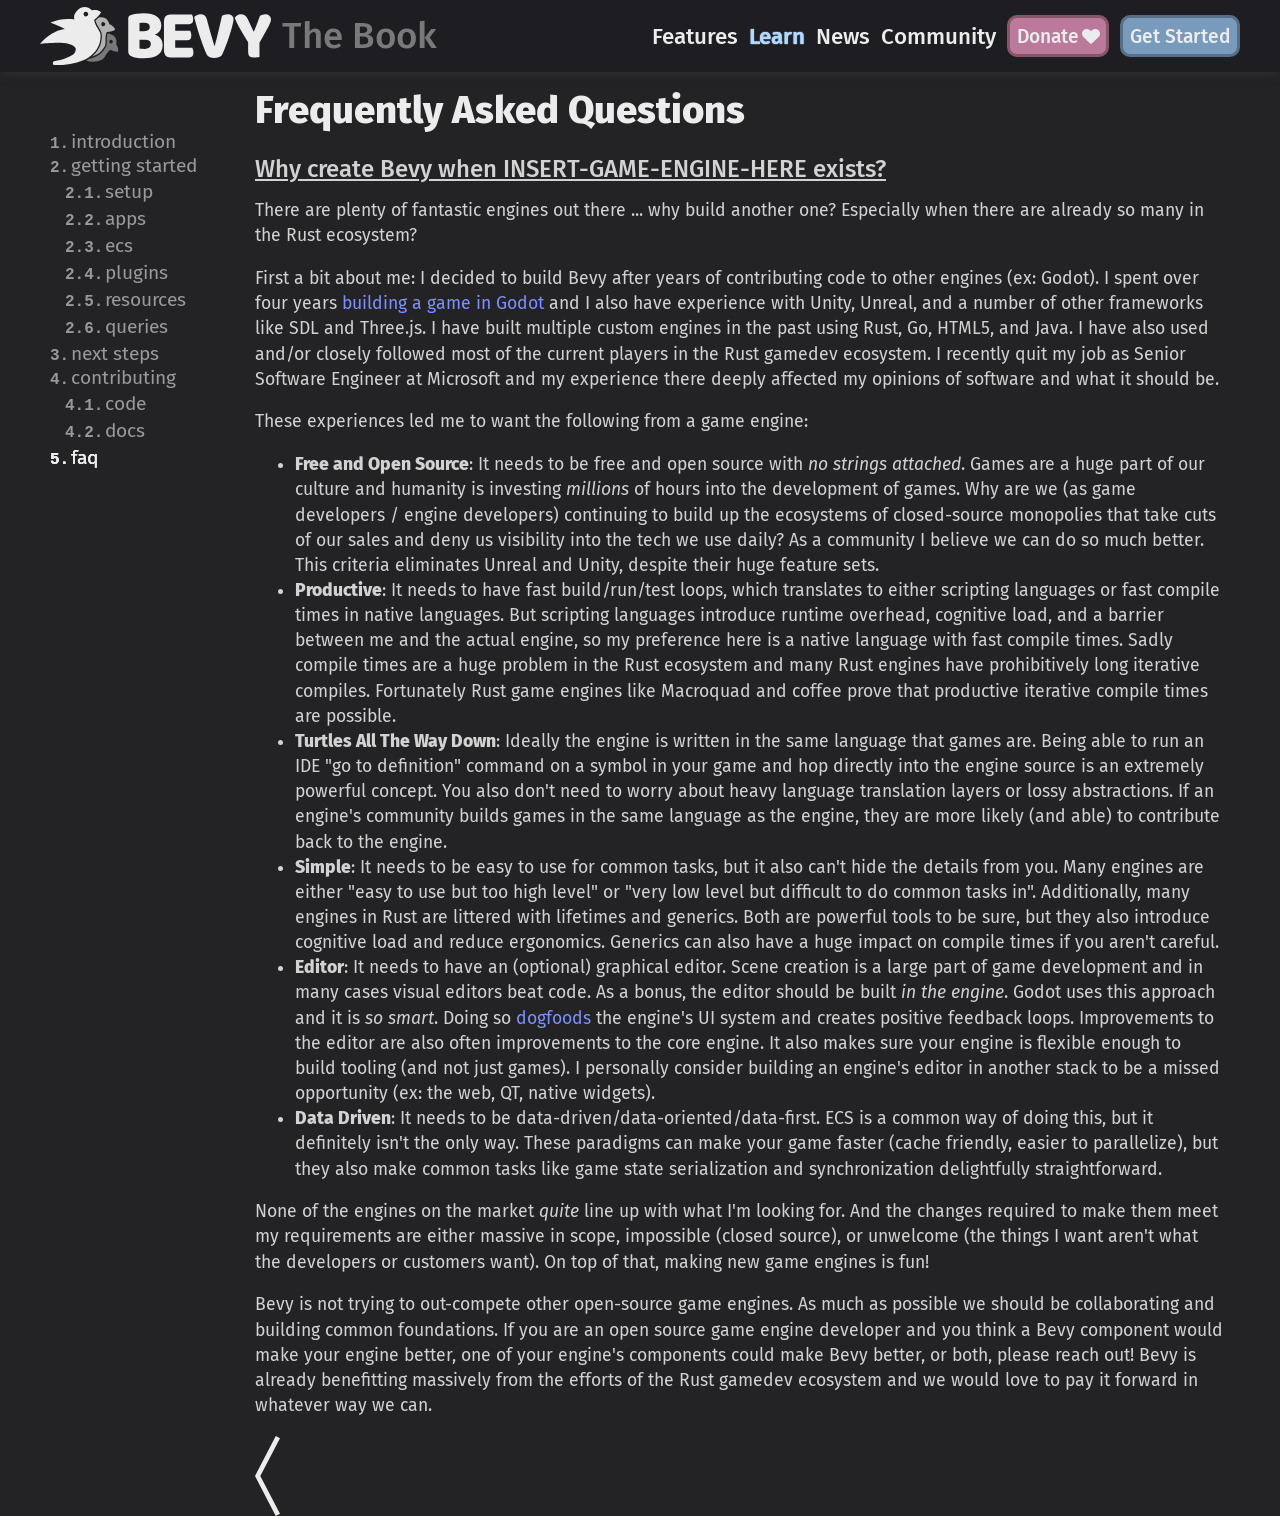
<file: learn/book/faq/index.html>
<html lang="en">
    <head>
        <meta charset="UTF-8">
        <meta name='viewport' content="width=device-width, initial-scale=1" />
        <meta property="og:title" content="Bevy - Faq" />
        <meta property="og:type" content="website" />
        <meta property="og:url" content="https://bevyengine.org&#x2F;learn&#x2F;book&#x2F;faq&#x2F;" />
        <meta property="og:image" content="https://bevyengine.org/assets/bevy_logo_fill.png" />
        <meta property="og:description" content="Bevy is a refreshingly simple data-driven game engine built in Rust. It is free and open-source forever!" />
        <link rel="shortcut icon" type="image/png" href="/assets/favicon.png">
        <link rel="stylesheet" href="/site.css" />
        <link href="atom.xml" rel="alternate" type="application/atom+xml" />
        <title>Bevy - Faq</title>
        
<script src="/optional-helpers.js"></script>

    </head>

    <body>
        <div class="headerbar-container">
            <nav class="headerbar container">
                <a href="/" class="header-logo">
                    <img src="/assets/bevy_logo_dark.svg" class="logo" alt="bevy logo" />
                </a>
                <a href="/" class="header-logo-mobile">
                    <img src="/assets/bevy_icon_dark.svg" class="logo" alt="bevy icon" />
                </a>
                <div class="header-item header-message">
                    
                        The Book
                    
                </div>
                <div class="header-item header-push"></div>
                



    


<a href="&#x2F;" class="header-item" >
    Features
</a>

                



    


<a href="&#x2F;learn" class="header-item header-item-active"  >
    Learn
</a>

                



    


<a href="&#x2F;news" class="header-item" >
    News
</a>

                



    


<a href="&#x2F;community" class="header-item" >
    Community
</a>

                <a class="header-item header-button header-button-donate" href="https://github.com/sponsors/cart">Donate <img src="/assets/heart.svg" class="header-button-donate-heart"/></a>
                <a class="header-item header-button" href="/learn/book/getting-started/">Get Started</a>
            </nav>
        </div>
        <section class="section">
            <div class="container">
                
<div class="book-page">
    <nav class="book-nav" role="navigation">
        
        
        <ul class="book-nav-sections-container book-nav-sections">
            
            

<li class="book-nav-section">
    <a href="https:&#x2F;&#x2F;bevyengine.org&#x2F;learn&#x2F;book&#x2F;introduction&#x2F;" class="book-nav-section-title">
        <strong class="book-nav-section-number">1.</strong>
        introduction
    </a>
    
</li>

            
            

<li class="book-nav-section">
    <a href="https:&#x2F;&#x2F;bevyengine.org&#x2F;learn&#x2F;book&#x2F;getting-started&#x2F;" class="book-nav-section-title">
        <strong class="book-nav-section-number">2.</strong>
        getting started
    </a>
    
    <ul class="book-nav-sections book-nav-sections-indented">
        
        
        

<li class="book-nav-section">
    <a href="https:&#x2F;&#x2F;bevyengine.org&#x2F;learn&#x2F;book&#x2F;getting-started&#x2F;setup&#x2F;" class="book-nav-section-title">
        <strong class="book-nav-section-number">2.1.</strong>
        setup
    </a>
    
</li>

        
        
        

<li class="book-nav-section">
    <a href="https:&#x2F;&#x2F;bevyengine.org&#x2F;learn&#x2F;book&#x2F;getting-started&#x2F;apps&#x2F;" class="book-nav-section-title">
        <strong class="book-nav-section-number">2.2.</strong>
        apps
    </a>
    
</li>

        
        
        

<li class="book-nav-section">
    <a href="https:&#x2F;&#x2F;bevyengine.org&#x2F;learn&#x2F;book&#x2F;getting-started&#x2F;ecs&#x2F;" class="book-nav-section-title">
        <strong class="book-nav-section-number">2.3.</strong>
        ecs
    </a>
    
</li>

        
        
        

<li class="book-nav-section">
    <a href="https:&#x2F;&#x2F;bevyengine.org&#x2F;learn&#x2F;book&#x2F;getting-started&#x2F;plugins&#x2F;" class="book-nav-section-title">
        <strong class="book-nav-section-number">2.4.</strong>
        plugins
    </a>
    
</li>

        
        
        

<li class="book-nav-section">
    <a href="https:&#x2F;&#x2F;bevyengine.org&#x2F;learn&#x2F;book&#x2F;getting-started&#x2F;resources&#x2F;" class="book-nav-section-title">
        <strong class="book-nav-section-number">2.5.</strong>
        resources
    </a>
    
</li>

        
        
        

<li class="book-nav-section">
    <a href="https:&#x2F;&#x2F;bevyengine.org&#x2F;learn&#x2F;book&#x2F;getting-started&#x2F;queries&#x2F;" class="book-nav-section-title">
        <strong class="book-nav-section-number">2.6.</strong>
        queries
    </a>
    
</li>

        
    </ul>
    
</li>

            
            

<li class="book-nav-section">
    <a href="https:&#x2F;&#x2F;bevyengine.org&#x2F;learn&#x2F;book&#x2F;next-steps&#x2F;" class="book-nav-section-title">
        <strong class="book-nav-section-number">3.</strong>
        next steps
    </a>
    
</li>

            
            

<li class="book-nav-section">
    <a href="https:&#x2F;&#x2F;bevyengine.org&#x2F;learn&#x2F;book&#x2F;contributing&#x2F;" class="book-nav-section-title">
        <strong class="book-nav-section-number">4.</strong>
        contributing
    </a>
    
    <ul class="book-nav-sections book-nav-sections-indented">
        
        
        

<li class="book-nav-section">
    <a href="https:&#x2F;&#x2F;bevyengine.org&#x2F;learn&#x2F;book&#x2F;contributing&#x2F;code&#x2F;" class="book-nav-section-title">
        <strong class="book-nav-section-number">4.1.</strong>
        code
    </a>
    
</li>

        
        
        

<li class="book-nav-section">
    <a href="https:&#x2F;&#x2F;bevyengine.org&#x2F;learn&#x2F;book&#x2F;contributing&#x2F;docs&#x2F;" class="book-nav-section-title">
        <strong class="book-nav-section-number">4.2.</strong>
        docs
    </a>
    
</li>

        
    </ul>
    
</li>

            
            

<li class="book-nav-section">
    <a href="https:&#x2F;&#x2F;bevyengine.org&#x2F;learn&#x2F;book&#x2F;faq&#x2F;" class="book-nav-section-title-active book-nav-section-title" >
        <strong class="book-nav-section-number">5.</strong>
        faq
    </a>
    
</li>

            
        </ul>
        
    </nav>
    <div class="book-content">
        
        
        

            
            
            
                
            

        
            
            <a id="book-pager-bar-previous" href="https:&#x2F;&#x2F;bevyengine.org&#x2F;learn&#x2F;book&#x2F;contributing&#x2F;docs&#x2F;" class="book-pager-bar book-pager-bar-previous">
                <div class="book-pager-bar-icon book-pager-bar-icon-previous">
                    <img src="/assets/pager_previous.svg" class="book-pager-image book-pager-image-left" />
                </div>
            </a>
        

        
        
            
            
            
         
        
        <h1>
            
                Frequently Asked Questions
            
            
        </h1>
        <div class="media-content"><h3 id="why-create-bevy-when-insert-game-engine-here-exists">Why create Bevy when INSERT-GAME-ENGINE-HERE exists?</h3>
<p>There are plenty of fantastic engines out there ... why build another one? Especially when there are already so many in the Rust ecosystem?</p>
<p>First a bit about me: I decided to build Bevy after years of contributing code to other engines (ex: Godot). I spent over four years <a href="https://www.youtube.com/c/cartdev">building a game in Godot</a> and I also have experience with Unity, Unreal, and a number of other frameworks like SDL and Three.js. I have built multiple custom engines in the past using Rust, Go, HTML5, and Java. I have also used and/or closely followed most of the current players in the Rust gamedev ecosystem. I recently quit my job as Senior Software Engineer at Microsoft and my experience there deeply affected my opinions of software and what it should be.</p>
<p>These experiences led me to want the following from a game engine:</p>
<ul>
<li><strong>Free and Open Source</strong>: It needs to be free and open source with <em>no strings attached</em>. Games are a huge part of our culture and humanity is investing <em>millions</em> of hours into the development of games. Why are we (as game developers / engine developers) continuing to build up the ecosystems of closed-source monopolies that take cuts of our sales and deny us visibility into the tech we use daily? As a community I believe we can do so much better. This criteria eliminates Unreal and Unity, despite their huge feature sets.</li>
<li><strong>Productive</strong>: It needs to have fast build/run/test loops, which translates to either scripting languages or fast compile times in native languages. But scripting languages introduce runtime overhead, cognitive load, and a barrier between me and the actual engine, so my preference here is a native language with fast compile times. Sadly compile times are a huge problem in the Rust ecosystem and many Rust engines have prohibitively long iterative compiles. Fortunately Rust game engines like Macroquad and coffee prove that productive iterative compile times are possible.</li>
<li><strong>Turtles All The Way Down</strong>: Ideally the engine is written in the same language that games are. Being able to run an IDE &quot;go to definition&quot; command on a symbol in your game and hop directly into the engine source is an extremely powerful concept. You also don't need to worry about heavy language translation layers or lossy abstractions. If an engine's community builds games in the same language as the engine, they are more likely (and able) to contribute back to the engine.</li>
<li><strong>Simple</strong>: It needs to be easy to use for common tasks, but it also can't hide the details from you. Many engines are either &quot;easy to use but too high level&quot; or &quot;very low level but difficult to do common tasks in&quot;. Additionally, many engines in Rust are littered with lifetimes and generics. Both are powerful tools to be sure, but they also introduce cognitive load and reduce ergonomics. Generics can also have a huge impact on compile times if you aren't careful.</li>
<li><strong>Editor</strong>: It needs to have an (optional) graphical editor. Scene creation is a large part of game development and in many cases visual editors beat code. As a bonus, the editor should be built <em>in the engine</em>. Godot uses this approach and it is <em>so smart</em>. Doing so <a href="https://en.wikipedia.org/wiki/Eating_your_own_dog_food">dogfoods</a> the engine's UI system and creates positive feedback loops. Improvements to the editor are also often improvements to the core engine. It also makes sure your engine is flexible enough to build tooling (and not just games). I personally consider building an engine's editor in another stack to be a missed opportunity (ex: the web, QT, native widgets). </li>
<li><strong>Data Driven</strong>: It needs to be data-driven/data-oriented/data-first. ECS is a common way of doing this, but it definitely isn't the only way. These paradigms can make your game faster (cache friendly, easier to parallelize), but they also make common tasks like game state serialization and synchronization delightfully straightforward.</li>
</ul>
<p>None of the engines on the market <em>quite</em> line up with what I'm looking for. And the changes required to make them meet my requirements are either massive in scope, impossible (closed source), or unwelcome (the things I want aren't what the developers or customers want). On top of that, making new game engines is fun!</p>
<p>Bevy is not trying to out-compete other open-source game engines. As much as possible we should be collaborating and building common foundations. If you are an open source game engine developer and you think a Bevy component would make your engine better, one of your engine's components could make Bevy better, or both, please reach out! Bevy is already benefitting massively from the efforts of the Rust gamedev ecosystem and we would love to pay it forward in whatever way we can.</p>
</div>
        <div class="book-pagers" />
    </div>
</div>


            </div>
        </section>
    </body>
</html>
</file>
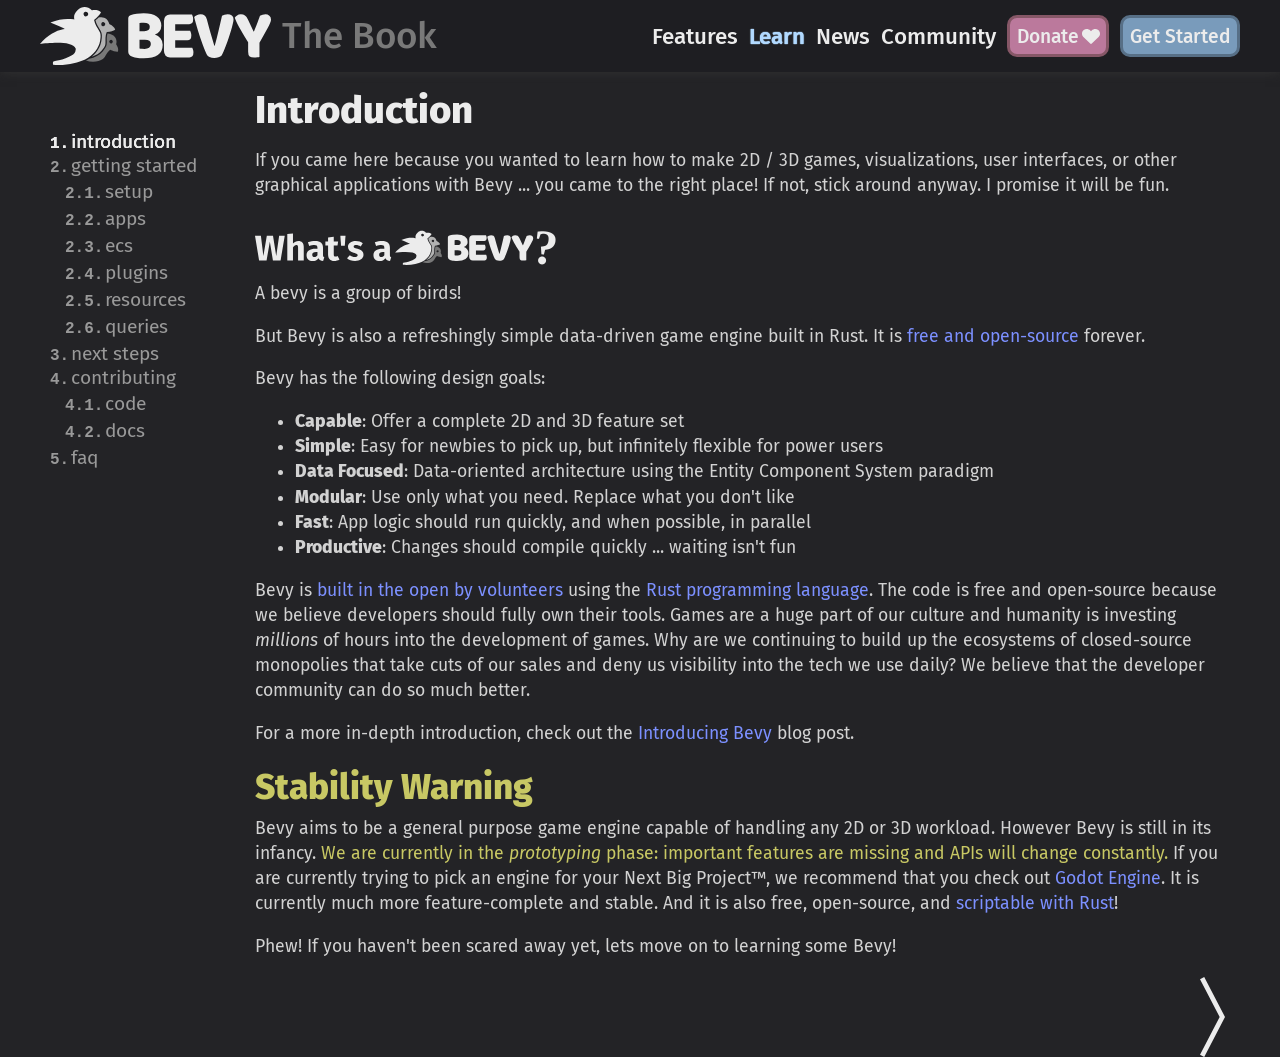
<file: learn/book/introduction/index.html>
<html lang="en">
    <head>
        <meta charset="UTF-8">
        <meta name='viewport' content="width=device-width, initial-scale=1" />
        <meta property="og:title" content="Bevy - Introduction" />
        <meta property="og:type" content="website" />
        <meta property="og:url" content="https://bevyengine.org&#x2F;learn&#x2F;book&#x2F;introduction&#x2F;" />
        <meta property="og:image" content="https://bevyengine.org/assets/bevy_logo_fill.png" />
        <meta property="og:description" content="Bevy is a refreshingly simple data-driven game engine built in Rust. It is free and open-source forever!" />
        <link rel="shortcut icon" type="image/png" href="/assets/favicon.png">
        <link rel="stylesheet" href="/site.css" />
        <link href="atom.xml" rel="alternate" type="application/atom+xml" />
        <title>Bevy - Introduction</title>
        
<script src="/optional-helpers.js"></script>

    </head>

    <body>
        <div class="headerbar-container">
            <nav class="headerbar container">
                <a href="/" class="header-logo">
                    <img src="/assets/bevy_logo_dark.svg" class="logo" alt="bevy logo" />
                </a>
                <a href="/" class="header-logo-mobile">
                    <img src="/assets/bevy_icon_dark.svg" class="logo" alt="bevy icon" />
                </a>
                <div class="header-item header-message">
                    
                        The Book
                    
                </div>
                <div class="header-item header-push"></div>
                



    


<a href="&#x2F;" class="header-item" >
    Features
</a>

                



    


<a href="&#x2F;learn" class="header-item header-item-active"  >
    Learn
</a>

                



    


<a href="&#x2F;news" class="header-item" >
    News
</a>

                



    


<a href="&#x2F;community" class="header-item" >
    Community
</a>

                <a class="header-item header-button header-button-donate" href="https://github.com/sponsors/cart">Donate <img src="/assets/heart.svg" class="header-button-donate-heart"/></a>
                <a class="header-item header-button" href="/learn/book/getting-started/">Get Started</a>
            </nav>
        </div>
        <section class="section">
            <div class="container">
                
<div class="book-page">
    <nav class="book-nav" role="navigation">
        
        
        <ul class="book-nav-sections-container book-nav-sections">
            
            

<li class="book-nav-section">
    <a href="https:&#x2F;&#x2F;bevyengine.org&#x2F;learn&#x2F;book&#x2F;introduction&#x2F;" class="book-nav-section-title-active book-nav-section-title" >
        <strong class="book-nav-section-number">1.</strong>
        introduction
    </a>
    
</li>

            
            

<li class="book-nav-section">
    <a href="https:&#x2F;&#x2F;bevyengine.org&#x2F;learn&#x2F;book&#x2F;getting-started&#x2F;" class="book-nav-section-title">
        <strong class="book-nav-section-number">2.</strong>
        getting started
    </a>
    
    <ul class="book-nav-sections book-nav-sections-indented">
        
        
        

<li class="book-nav-section">
    <a href="https:&#x2F;&#x2F;bevyengine.org&#x2F;learn&#x2F;book&#x2F;getting-started&#x2F;setup&#x2F;" class="book-nav-section-title">
        <strong class="book-nav-section-number">2.1.</strong>
        setup
    </a>
    
</li>

        
        
        

<li class="book-nav-section">
    <a href="https:&#x2F;&#x2F;bevyengine.org&#x2F;learn&#x2F;book&#x2F;getting-started&#x2F;apps&#x2F;" class="book-nav-section-title">
        <strong class="book-nav-section-number">2.2.</strong>
        apps
    </a>
    
</li>

        
        
        

<li class="book-nav-section">
    <a href="https:&#x2F;&#x2F;bevyengine.org&#x2F;learn&#x2F;book&#x2F;getting-started&#x2F;ecs&#x2F;" class="book-nav-section-title">
        <strong class="book-nav-section-number">2.3.</strong>
        ecs
    </a>
    
</li>

        
        
        

<li class="book-nav-section">
    <a href="https:&#x2F;&#x2F;bevyengine.org&#x2F;learn&#x2F;book&#x2F;getting-started&#x2F;plugins&#x2F;" class="book-nav-section-title">
        <strong class="book-nav-section-number">2.4.</strong>
        plugins
    </a>
    
</li>

        
        
        

<li class="book-nav-section">
    <a href="https:&#x2F;&#x2F;bevyengine.org&#x2F;learn&#x2F;book&#x2F;getting-started&#x2F;resources&#x2F;" class="book-nav-section-title">
        <strong class="book-nav-section-number">2.5.</strong>
        resources
    </a>
    
</li>

        
        
        

<li class="book-nav-section">
    <a href="https:&#x2F;&#x2F;bevyengine.org&#x2F;learn&#x2F;book&#x2F;getting-started&#x2F;queries&#x2F;" class="book-nav-section-title">
        <strong class="book-nav-section-number">2.6.</strong>
        queries
    </a>
    
</li>

        
    </ul>
    
</li>

            
            

<li class="book-nav-section">
    <a href="https:&#x2F;&#x2F;bevyengine.org&#x2F;learn&#x2F;book&#x2F;next-steps&#x2F;" class="book-nav-section-title">
        <strong class="book-nav-section-number">3.</strong>
        next steps
    </a>
    
</li>

            
            

<li class="book-nav-section">
    <a href="https:&#x2F;&#x2F;bevyengine.org&#x2F;learn&#x2F;book&#x2F;contributing&#x2F;" class="book-nav-section-title">
        <strong class="book-nav-section-number">4.</strong>
        contributing
    </a>
    
    <ul class="book-nav-sections book-nav-sections-indented">
        
        
        

<li class="book-nav-section">
    <a href="https:&#x2F;&#x2F;bevyengine.org&#x2F;learn&#x2F;book&#x2F;contributing&#x2F;code&#x2F;" class="book-nav-section-title">
        <strong class="book-nav-section-number">4.1.</strong>
        code
    </a>
    
</li>

        
        
        

<li class="book-nav-section">
    <a href="https:&#x2F;&#x2F;bevyengine.org&#x2F;learn&#x2F;book&#x2F;contributing&#x2F;docs&#x2F;" class="book-nav-section-title">
        <strong class="book-nav-section-number">4.2.</strong>
        docs
    </a>
    
</li>

        
    </ul>
    
</li>

            
            

<li class="book-nav-section">
    <a href="https:&#x2F;&#x2F;bevyengine.org&#x2F;learn&#x2F;book&#x2F;faq&#x2F;" class="book-nav-section-title">
        <strong class="book-nav-section-number">5.</strong>
        faq
    </a>
    
</li>

            
        </ul>
        
    </nav>
    <div class="book-content">
        
        
        

            
            
            
                
            

        

        
        
            
            
            
                
            
         
        
            
            <a id="book-pager-bar-next" href="https:&#x2F;&#x2F;bevyengine.org&#x2F;learn&#x2F;book&#x2F;getting-started&#x2F;" class="book-pager-bar book-pager-bar-next">
                <div class="book-pager-bar-icon book-pager-bar-icon-next">
                <img src="/assets/pager_next.svg" class="book-pager-image book-pager-image-right" />
                </div>
            </a>
        
        <h1>
            
                Introduction
            
            
        </h1>
        <div class="media-content"><p>If you came here because you wanted to learn how to make 2D / 3D games, visualizations, user interfaces, or other graphical applications with Bevy ... you came to the right place! If not, stick around anyway. I promise it will be fun.</p>
<h2>
    <img src="/assets/whats_a_bevy.svg" class="book-whats-a-bevy" alt="What's a BEVY?"/>
</h2>
<p>A bevy is a group of birds!</p>
<p>But Bevy is also a refreshingly simple data-driven game engine built in Rust. It is <a href="https://github.com/bevyengine/bevy">free and open-source</a> forever.</p>
<p>Bevy has the following design goals:</p>
<ul>
<li><strong>Capable</strong>: Offer a complete 2D and 3D feature set</li>
<li><strong>Simple</strong>: Easy for newbies to pick up, but infinitely flexible for power users</li>
<li><strong>Data Focused</strong>: Data-oriented architecture using the Entity Component System paradigm </li>
<li><strong>Modular</strong>: Use only what you need. Replace what you don't like</li>
<li><strong>Fast</strong>: App logic should run quickly, and when possible, in parallel</li>
<li><strong>Productive</strong>: Changes should compile quickly ... waiting isn't fun</li>
</ul>
<p>Bevy is <a href="/learn/book/contributing">built in the open by volunteers</a> using the <a href="https://www.rust-lang.org/">Rust programming language</a>. The code is free and open-source because we believe developers should fully own their tools. Games are a huge part of our culture and humanity is investing <em>millions</em> of hours into the development of games. Why are we continuing to build up the ecosystems of closed-source monopolies that take cuts of our sales and deny us visibility into the tech we use daily? We believe that the developer community can do so much better.</p>
<p>For a more in-depth introduction, check out the <a href="/news/introducing-bevy/">Introducing Bevy</a> blog post.</p>
<h2 class="warning">
    Stability Warning
</h2>
<p>Bevy aims to be a general purpose game engine capable of handling any 2D or 3D workload. However Bevy is still in its infancy. <span class="warning">We are currently in the <i>prototyping</i> phase: important features are missing and APIs will change constantly.</span> If you are currently trying to pick an engine for your Next Big Project™, we recommend that you check out <a href="https://godotengine.org">Godot Engine</a>. It is currently much more feature-complete and stable. And it is also free, open-source, and <a href="https://github.com/GodotNativeTools/godot-rust">scriptable with Rust</a>!</p>
<p>Phew! If you haven't been scared away yet, lets move on to learning some Bevy!</p>
</div>
        <div class="book-pagers" />
    </div>
</div>


            </div>
        </section>
    </body>
</html>
</file>
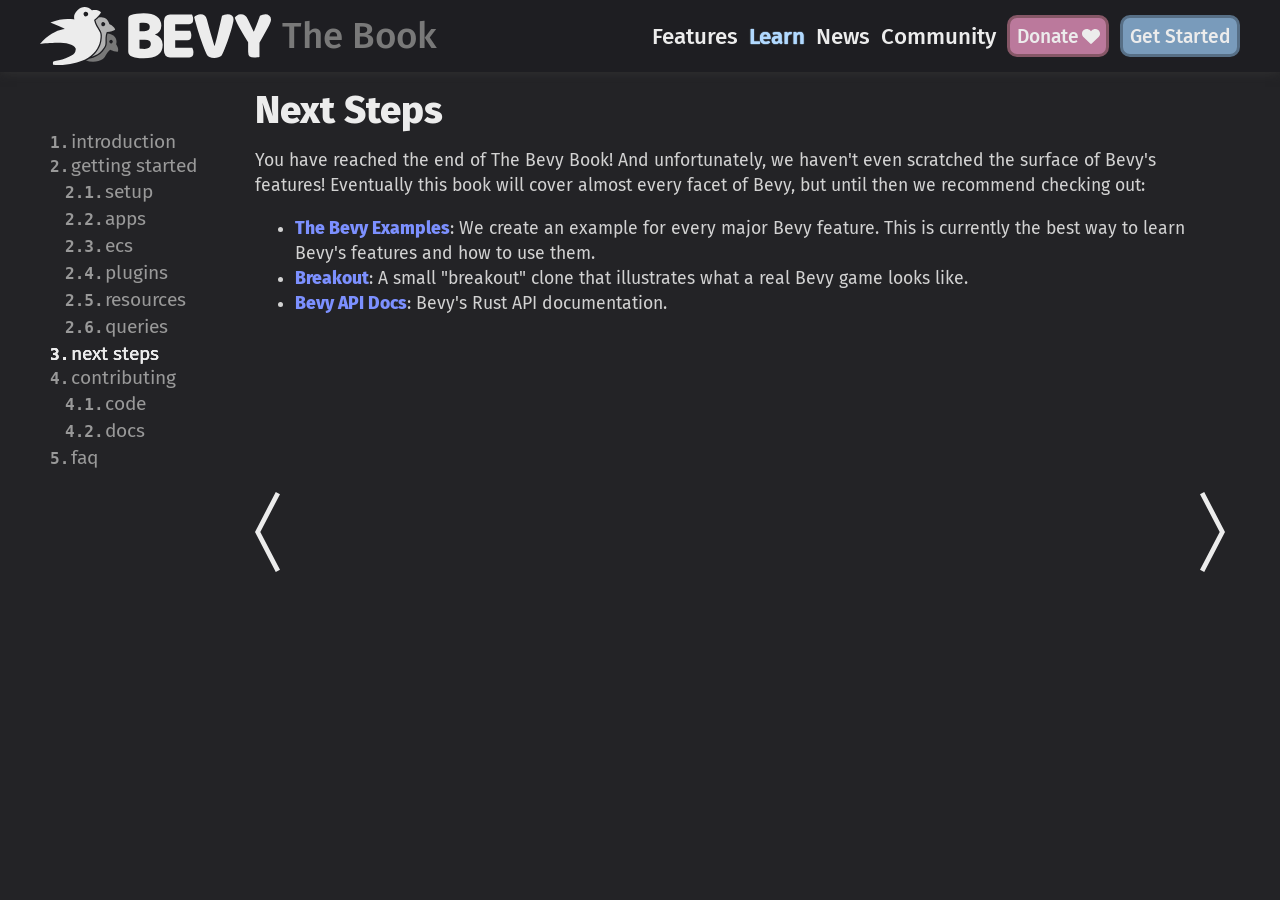
<file: learn/book/next-steps/index.html>
<html lang="en">
    <head>
        <meta charset="UTF-8">
        <meta name='viewport' content="width=device-width, initial-scale=1" />
        <meta property="og:title" content="Bevy - Next Steps" />
        <meta property="og:type" content="website" />
        <meta property="og:url" content="https://bevyengine.org&#x2F;learn&#x2F;book&#x2F;next-steps&#x2F;" />
        <meta property="og:image" content="https://bevyengine.org/assets/bevy_logo_fill.png" />
        <meta property="og:description" content="Bevy is a refreshingly simple data-driven game engine built in Rust. It is free and open-source forever!" />
        <link rel="shortcut icon" type="image/png" href="/assets/favicon.png">
        <link rel="stylesheet" href="/site.css" />
        <link href="atom.xml" rel="alternate" type="application/atom+xml" />
        <title>Bevy - Next Steps</title>
        
<script src="/optional-helpers.js"></script>

    </head>

    <body>
        <div class="headerbar-container">
            <nav class="headerbar container">
                <a href="/" class="header-logo">
                    <img src="/assets/bevy_logo_dark.svg" class="logo" alt="bevy logo" />
                </a>
                <a href="/" class="header-logo-mobile">
                    <img src="/assets/bevy_icon_dark.svg" class="logo" alt="bevy icon" />
                </a>
                <div class="header-item header-message">
                    
                        The Book
                    
                </div>
                <div class="header-item header-push"></div>
                



    


<a href="&#x2F;" class="header-item" >
    Features
</a>

                



    


<a href="&#x2F;learn" class="header-item header-item-active"  >
    Learn
</a>

                



    


<a href="&#x2F;news" class="header-item" >
    News
</a>

                



    


<a href="&#x2F;community" class="header-item" >
    Community
</a>

                <a class="header-item header-button header-button-donate" href="https://github.com/sponsors/cart">Donate <img src="/assets/heart.svg" class="header-button-donate-heart"/></a>
                <a class="header-item header-button" href="/learn/book/getting-started/">Get Started</a>
            </nav>
        </div>
        <section class="section">
            <div class="container">
                
<div class="book-page">
    <nav class="book-nav" role="navigation">
        
        
        <ul class="book-nav-sections-container book-nav-sections">
            
            

<li class="book-nav-section">
    <a href="https:&#x2F;&#x2F;bevyengine.org&#x2F;learn&#x2F;book&#x2F;introduction&#x2F;" class="book-nav-section-title">
        <strong class="book-nav-section-number">1.</strong>
        introduction
    </a>
    
</li>

            
            

<li class="book-nav-section">
    <a href="https:&#x2F;&#x2F;bevyengine.org&#x2F;learn&#x2F;book&#x2F;getting-started&#x2F;" class="book-nav-section-title">
        <strong class="book-nav-section-number">2.</strong>
        getting started
    </a>
    
    <ul class="book-nav-sections book-nav-sections-indented">
        
        
        

<li class="book-nav-section">
    <a href="https:&#x2F;&#x2F;bevyengine.org&#x2F;learn&#x2F;book&#x2F;getting-started&#x2F;setup&#x2F;" class="book-nav-section-title">
        <strong class="book-nav-section-number">2.1.</strong>
        setup
    </a>
    
</li>

        
        
        

<li class="book-nav-section">
    <a href="https:&#x2F;&#x2F;bevyengine.org&#x2F;learn&#x2F;book&#x2F;getting-started&#x2F;apps&#x2F;" class="book-nav-section-title">
        <strong class="book-nav-section-number">2.2.</strong>
        apps
    </a>
    
</li>

        
        
        

<li class="book-nav-section">
    <a href="https:&#x2F;&#x2F;bevyengine.org&#x2F;learn&#x2F;book&#x2F;getting-started&#x2F;ecs&#x2F;" class="book-nav-section-title">
        <strong class="book-nav-section-number">2.3.</strong>
        ecs
    </a>
    
</li>

        
        
        

<li class="book-nav-section">
    <a href="https:&#x2F;&#x2F;bevyengine.org&#x2F;learn&#x2F;book&#x2F;getting-started&#x2F;plugins&#x2F;" class="book-nav-section-title">
        <strong class="book-nav-section-number">2.4.</strong>
        plugins
    </a>
    
</li>

        
        
        

<li class="book-nav-section">
    <a href="https:&#x2F;&#x2F;bevyengine.org&#x2F;learn&#x2F;book&#x2F;getting-started&#x2F;resources&#x2F;" class="book-nav-section-title">
        <strong class="book-nav-section-number">2.5.</strong>
        resources
    </a>
    
</li>

        
        
        

<li class="book-nav-section">
    <a href="https:&#x2F;&#x2F;bevyengine.org&#x2F;learn&#x2F;book&#x2F;getting-started&#x2F;queries&#x2F;" class="book-nav-section-title">
        <strong class="book-nav-section-number">2.6.</strong>
        queries
    </a>
    
</li>

        
    </ul>
    
</li>

            
            

<li class="book-nav-section">
    <a href="https:&#x2F;&#x2F;bevyengine.org&#x2F;learn&#x2F;book&#x2F;next-steps&#x2F;" class="book-nav-section-title-active book-nav-section-title" >
        <strong class="book-nav-section-number">3.</strong>
        next steps
    </a>
    
</li>

            
            

<li class="book-nav-section">
    <a href="https:&#x2F;&#x2F;bevyengine.org&#x2F;learn&#x2F;book&#x2F;contributing&#x2F;" class="book-nav-section-title">
        <strong class="book-nav-section-number">4.</strong>
        contributing
    </a>
    
    <ul class="book-nav-sections book-nav-sections-indented">
        
        
        

<li class="book-nav-section">
    <a href="https:&#x2F;&#x2F;bevyengine.org&#x2F;learn&#x2F;book&#x2F;contributing&#x2F;code&#x2F;" class="book-nav-section-title">
        <strong class="book-nav-section-number">4.1.</strong>
        code
    </a>
    
</li>

        
        
        

<li class="book-nav-section">
    <a href="https:&#x2F;&#x2F;bevyengine.org&#x2F;learn&#x2F;book&#x2F;contributing&#x2F;docs&#x2F;" class="book-nav-section-title">
        <strong class="book-nav-section-number">4.2.</strong>
        docs
    </a>
    
</li>

        
    </ul>
    
</li>

            
            

<li class="book-nav-section">
    <a href="https:&#x2F;&#x2F;bevyengine.org&#x2F;learn&#x2F;book&#x2F;faq&#x2F;" class="book-nav-section-title">
        <strong class="book-nav-section-number">5.</strong>
        faq
    </a>
    
</li>

            
        </ul>
        
    </nav>
    <div class="book-content">
        
        
        

            
            
            
                
            

        
            
            <a id="book-pager-bar-previous" href="https:&#x2F;&#x2F;bevyengine.org&#x2F;learn&#x2F;book&#x2F;getting-started&#x2F;queries&#x2F;" class="book-pager-bar book-pager-bar-previous">
                <div class="book-pager-bar-icon book-pager-bar-icon-previous">
                    <img src="/assets/pager_previous.svg" class="book-pager-image book-pager-image-left" />
                </div>
            </a>
        

        
        
            
            
            
                
            
         
        
            
            <a id="book-pager-bar-next" href="https:&#x2F;&#x2F;bevyengine.org&#x2F;learn&#x2F;book&#x2F;contributing&#x2F;" class="book-pager-bar book-pager-bar-next">
                <div class="book-pager-bar-icon book-pager-bar-icon-next">
                <img src="/assets/pager_next.svg" class="book-pager-image book-pager-image-right" />
                </div>
            </a>
        
        <h1>
            
                Next Steps
            
            
        </h1>
        <div class="media-content"><p>You have reached the end of The Bevy Book! And unfortunately, we haven't even scratched the surface of Bevy's features! Eventually this book will cover almost every facet of Bevy, but until then we recommend checking out:</p>
<ul>
<li><strong><a href="https://github.com/bevyengine/bevy/tree/master/examples">The Bevy Examples</a></strong>: We create an example for every major Bevy feature. This is currently the best way to learn Bevy's features and how to use them. </li>
<li><strong><a href="https://github.com/bevyengine/bevy/blob/master/examples/game/breakout.rs">Breakout</a></strong>: A small &quot;breakout&quot; clone that illustrates what a real Bevy game looks like.</li>
<li><strong><a href="https://docs.rs/bevy">Bevy API Docs</a></strong>: Bevy's Rust API documentation.</li>
</ul>
</div>
        <div class="book-pagers" />
    </div>
</div>


            </div>
        </section>
    </body>
</html>
</file>
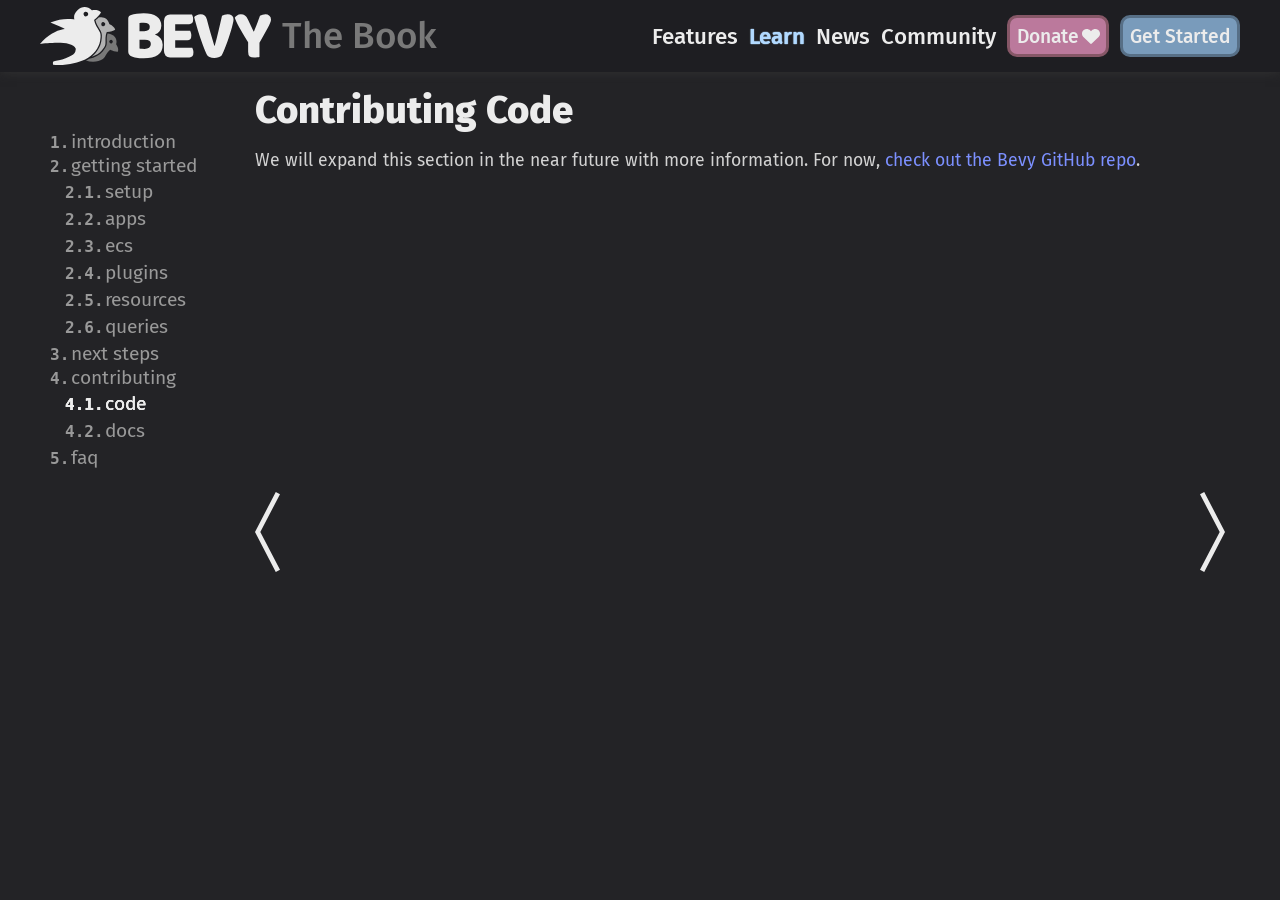
<file: learn/book/contributing/code/index.html>
<html lang="en">
    <head>
        <meta charset="UTF-8">
        <meta name='viewport' content="width=device-width, initial-scale=1" />
        <meta property="og:title" content="Bevy - Code" />
        <meta property="og:type" content="website" />
        <meta property="og:url" content="https://bevyengine.org&#x2F;learn&#x2F;book&#x2F;contributing&#x2F;code&#x2F;" />
        <meta property="og:image" content="https://bevyengine.org/assets/bevy_logo_fill.png" />
        <meta property="og:description" content="Bevy is a refreshingly simple data-driven game engine built in Rust. It is free and open-source forever!" />
        <link rel="shortcut icon" type="image/png" href="/assets/favicon.png">
        <link rel="stylesheet" href="/site.css" />
        <link href="atom.xml" rel="alternate" type="application/atom+xml" />
        <title>Bevy - Code</title>
        
<script src="/optional-helpers.js"></script>

    </head>

    <body>
        <div class="headerbar-container">
            <nav class="headerbar container">
                <a href="/" class="header-logo">
                    <img src="/assets/bevy_logo_dark.svg" class="logo" alt="bevy logo" />
                </a>
                <a href="/" class="header-logo-mobile">
                    <img src="/assets/bevy_icon_dark.svg" class="logo" alt="bevy icon" />
                </a>
                <div class="header-item header-message">
                    
                        The Book
                    
                </div>
                <div class="header-item header-push"></div>
                



    


<a href="&#x2F;" class="header-item" >
    Features
</a>

                



    


<a href="&#x2F;learn" class="header-item header-item-active"  >
    Learn
</a>

                



    


<a href="&#x2F;news" class="header-item" >
    News
</a>

                



    


<a href="&#x2F;community" class="header-item" >
    Community
</a>

                <a class="header-item header-button header-button-donate" href="https://github.com/sponsors/cart">Donate <img src="/assets/heart.svg" class="header-button-donate-heart"/></a>
                <a class="header-item header-button" href="/learn/book/getting-started/">Get Started</a>
            </nav>
        </div>
        <section class="section">
            <div class="container">
                
<div class="book-page">
    <nav class="book-nav" role="navigation">
        
        
        <ul class="book-nav-sections-container book-nav-sections">
            
            

<li class="book-nav-section">
    <a href="https:&#x2F;&#x2F;bevyengine.org&#x2F;learn&#x2F;book&#x2F;introduction&#x2F;" class="book-nav-section-title">
        <strong class="book-nav-section-number">1.</strong>
        introduction
    </a>
    
</li>

            
            

<li class="book-nav-section">
    <a href="https:&#x2F;&#x2F;bevyengine.org&#x2F;learn&#x2F;book&#x2F;getting-started&#x2F;" class="book-nav-section-title">
        <strong class="book-nav-section-number">2.</strong>
        getting started
    </a>
    
    <ul class="book-nav-sections book-nav-sections-indented">
        
        
        

<li class="book-nav-section">
    <a href="https:&#x2F;&#x2F;bevyengine.org&#x2F;learn&#x2F;book&#x2F;getting-started&#x2F;setup&#x2F;" class="book-nav-section-title">
        <strong class="book-nav-section-number">2.1.</strong>
        setup
    </a>
    
</li>

        
        
        

<li class="book-nav-section">
    <a href="https:&#x2F;&#x2F;bevyengine.org&#x2F;learn&#x2F;book&#x2F;getting-started&#x2F;apps&#x2F;" class="book-nav-section-title">
        <strong class="book-nav-section-number">2.2.</strong>
        apps
    </a>
    
</li>

        
        
        

<li class="book-nav-section">
    <a href="https:&#x2F;&#x2F;bevyengine.org&#x2F;learn&#x2F;book&#x2F;getting-started&#x2F;ecs&#x2F;" class="book-nav-section-title">
        <strong class="book-nav-section-number">2.3.</strong>
        ecs
    </a>
    
</li>

        
        
        

<li class="book-nav-section">
    <a href="https:&#x2F;&#x2F;bevyengine.org&#x2F;learn&#x2F;book&#x2F;getting-started&#x2F;plugins&#x2F;" class="book-nav-section-title">
        <strong class="book-nav-section-number">2.4.</strong>
        plugins
    </a>
    
</li>

        
        
        

<li class="book-nav-section">
    <a href="https:&#x2F;&#x2F;bevyengine.org&#x2F;learn&#x2F;book&#x2F;getting-started&#x2F;resources&#x2F;" class="book-nav-section-title">
        <strong class="book-nav-section-number">2.5.</strong>
        resources
    </a>
    
</li>

        
        
        

<li class="book-nav-section">
    <a href="https:&#x2F;&#x2F;bevyengine.org&#x2F;learn&#x2F;book&#x2F;getting-started&#x2F;queries&#x2F;" class="book-nav-section-title">
        <strong class="book-nav-section-number">2.6.</strong>
        queries
    </a>
    
</li>

        
    </ul>
    
</li>

            
            

<li class="book-nav-section">
    <a href="https:&#x2F;&#x2F;bevyengine.org&#x2F;learn&#x2F;book&#x2F;next-steps&#x2F;" class="book-nav-section-title">
        <strong class="book-nav-section-number">3.</strong>
        next steps
    </a>
    
</li>

            
            

<li class="book-nav-section">
    <a href="https:&#x2F;&#x2F;bevyengine.org&#x2F;learn&#x2F;book&#x2F;contributing&#x2F;" class="book-nav-section-title">
        <strong class="book-nav-section-number">4.</strong>
        contributing
    </a>
    
    <ul class="book-nav-sections book-nav-sections-indented">
        
        
        

<li class="book-nav-section">
    <a href="https:&#x2F;&#x2F;bevyengine.org&#x2F;learn&#x2F;book&#x2F;contributing&#x2F;code&#x2F;" class="book-nav-section-title-active book-nav-section-title" >
        <strong class="book-nav-section-number">4.1.</strong>
        code
    </a>
    
</li>

        
        
        

<li class="book-nav-section">
    <a href="https:&#x2F;&#x2F;bevyengine.org&#x2F;learn&#x2F;book&#x2F;contributing&#x2F;docs&#x2F;" class="book-nav-section-title">
        <strong class="book-nav-section-number">4.2.</strong>
        docs
    </a>
    
</li>

        
    </ul>
    
</li>

            
            

<li class="book-nav-section">
    <a href="https:&#x2F;&#x2F;bevyengine.org&#x2F;learn&#x2F;book&#x2F;faq&#x2F;" class="book-nav-section-title">
        <strong class="book-nav-section-number">5.</strong>
        faq
    </a>
    
</li>

            
        </ul>
        
    </nav>
    <div class="book-content">
        
        
        

            
            
            
                
            

        
            
            <a id="book-pager-bar-previous" href="https:&#x2F;&#x2F;bevyengine.org&#x2F;learn&#x2F;book&#x2F;contributing&#x2F;" class="book-pager-bar book-pager-bar-previous">
                <div class="book-pager-bar-icon book-pager-bar-icon-previous">
                    <img src="/assets/pager_previous.svg" class="book-pager-image book-pager-image-left" />
                </div>
            </a>
        

        
        
            
            
            
                
            
         
        
            
            <a id="book-pager-bar-next" href="https:&#x2F;&#x2F;bevyengine.org&#x2F;learn&#x2F;book&#x2F;contributing&#x2F;docs&#x2F;" class="book-pager-bar book-pager-bar-next">
                <div class="book-pager-bar-icon book-pager-bar-icon-next">
                <img src="/assets/pager_next.svg" class="book-pager-image book-pager-image-right" />
                </div>
            </a>
        
        <h1>
            
                Contributing Code
            
            
        </h1>
        <div class="media-content"><p>We will expand this section in the near future with more information. For now, <a href="https://github.com/bevyengine/bevy">check out the Bevy GitHub repo</a>.</p>
</div>
        <div class="book-pagers" />
    </div>
</div>


            </div>
        </section>
    </body>
</html>
</file>
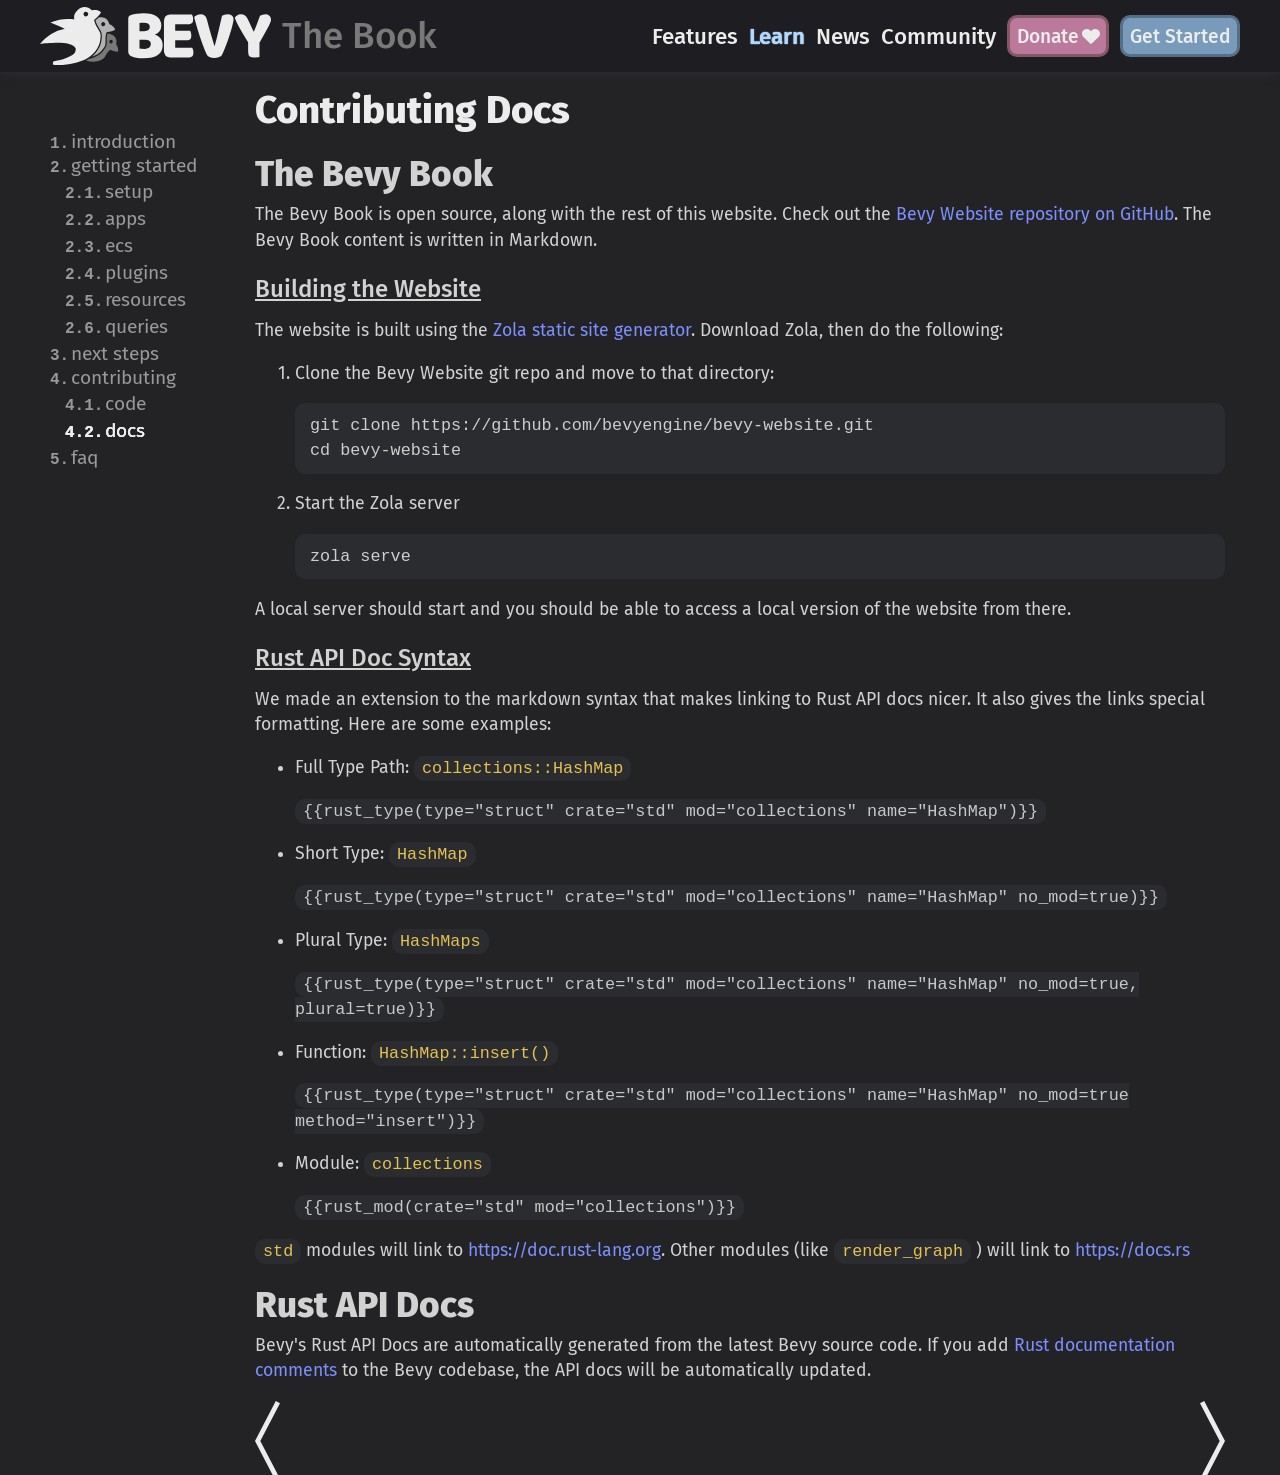
<file: learn/book/contributing/docs/index.html>
<html lang="en">
    <head>
        <meta charset="UTF-8">
        <meta name='viewport' content="width=device-width, initial-scale=1" />
        <meta property="og:title" content="Bevy - Docs" />
        <meta property="og:type" content="website" />
        <meta property="og:url" content="https://bevyengine.org&#x2F;learn&#x2F;book&#x2F;contributing&#x2F;docs&#x2F;" />
        <meta property="og:image" content="https://bevyengine.org/assets/bevy_logo_fill.png" />
        <meta property="og:description" content="Bevy is a refreshingly simple data-driven game engine built in Rust. It is free and open-source forever!" />
        <link rel="shortcut icon" type="image/png" href="/assets/favicon.png">
        <link rel="stylesheet" href="/site.css" />
        <link href="atom.xml" rel="alternate" type="application/atom+xml" />
        <title>Bevy - Docs</title>
        
<script src="/optional-helpers.js"></script>

    </head>

    <body>
        <div class="headerbar-container">
            <nav class="headerbar container">
                <a href="/" class="header-logo">
                    <img src="/assets/bevy_logo_dark.svg" class="logo" alt="bevy logo" />
                </a>
                <a href="/" class="header-logo-mobile">
                    <img src="/assets/bevy_icon_dark.svg" class="logo" alt="bevy icon" />
                </a>
                <div class="header-item header-message">
                    
                        The Book
                    
                </div>
                <div class="header-item header-push"></div>
                



    


<a href="&#x2F;" class="header-item" >
    Features
</a>

                



    


<a href="&#x2F;learn" class="header-item header-item-active"  >
    Learn
</a>

                



    


<a href="&#x2F;news" class="header-item" >
    News
</a>

                



    


<a href="&#x2F;community" class="header-item" >
    Community
</a>

                <a class="header-item header-button header-button-donate" href="https://github.com/sponsors/cart">Donate <img src="/assets/heart.svg" class="header-button-donate-heart"/></a>
                <a class="header-item header-button" href="/learn/book/getting-started/">Get Started</a>
            </nav>
        </div>
        <section class="section">
            <div class="container">
                
<div class="book-page">
    <nav class="book-nav" role="navigation">
        
        
        <ul class="book-nav-sections-container book-nav-sections">
            
            

<li class="book-nav-section">
    <a href="https:&#x2F;&#x2F;bevyengine.org&#x2F;learn&#x2F;book&#x2F;introduction&#x2F;" class="book-nav-section-title">
        <strong class="book-nav-section-number">1.</strong>
        introduction
    </a>
    
</li>

            
            

<li class="book-nav-section">
    <a href="https:&#x2F;&#x2F;bevyengine.org&#x2F;learn&#x2F;book&#x2F;getting-started&#x2F;" class="book-nav-section-title">
        <strong class="book-nav-section-number">2.</strong>
        getting started
    </a>
    
    <ul class="book-nav-sections book-nav-sections-indented">
        
        
        

<li class="book-nav-section">
    <a href="https:&#x2F;&#x2F;bevyengine.org&#x2F;learn&#x2F;book&#x2F;getting-started&#x2F;setup&#x2F;" class="book-nav-section-title">
        <strong class="book-nav-section-number">2.1.</strong>
        setup
    </a>
    
</li>

        
        
        

<li class="book-nav-section">
    <a href="https:&#x2F;&#x2F;bevyengine.org&#x2F;learn&#x2F;book&#x2F;getting-started&#x2F;apps&#x2F;" class="book-nav-section-title">
        <strong class="book-nav-section-number">2.2.</strong>
        apps
    </a>
    
</li>

        
        
        

<li class="book-nav-section">
    <a href="https:&#x2F;&#x2F;bevyengine.org&#x2F;learn&#x2F;book&#x2F;getting-started&#x2F;ecs&#x2F;" class="book-nav-section-title">
        <strong class="book-nav-section-number">2.3.</strong>
        ecs
    </a>
    
</li>

        
        
        

<li class="book-nav-section">
    <a href="https:&#x2F;&#x2F;bevyengine.org&#x2F;learn&#x2F;book&#x2F;getting-started&#x2F;plugins&#x2F;" class="book-nav-section-title">
        <strong class="book-nav-section-number">2.4.</strong>
        plugins
    </a>
    
</li>

        
        
        

<li class="book-nav-section">
    <a href="https:&#x2F;&#x2F;bevyengine.org&#x2F;learn&#x2F;book&#x2F;getting-started&#x2F;resources&#x2F;" class="book-nav-section-title">
        <strong class="book-nav-section-number">2.5.</strong>
        resources
    </a>
    
</li>

        
        
        

<li class="book-nav-section">
    <a href="https:&#x2F;&#x2F;bevyengine.org&#x2F;learn&#x2F;book&#x2F;getting-started&#x2F;queries&#x2F;" class="book-nav-section-title">
        <strong class="book-nav-section-number">2.6.</strong>
        queries
    </a>
    
</li>

        
    </ul>
    
</li>

            
            

<li class="book-nav-section">
    <a href="https:&#x2F;&#x2F;bevyengine.org&#x2F;learn&#x2F;book&#x2F;next-steps&#x2F;" class="book-nav-section-title">
        <strong class="book-nav-section-number">3.</strong>
        next steps
    </a>
    
</li>

            
            

<li class="book-nav-section">
    <a href="https:&#x2F;&#x2F;bevyengine.org&#x2F;learn&#x2F;book&#x2F;contributing&#x2F;" class="book-nav-section-title">
        <strong class="book-nav-section-number">4.</strong>
        contributing
    </a>
    
    <ul class="book-nav-sections book-nav-sections-indented">
        
        
        

<li class="book-nav-section">
    <a href="https:&#x2F;&#x2F;bevyengine.org&#x2F;learn&#x2F;book&#x2F;contributing&#x2F;code&#x2F;" class="book-nav-section-title">
        <strong class="book-nav-section-number">4.1.</strong>
        code
    </a>
    
</li>

        
        
        

<li class="book-nav-section">
    <a href="https:&#x2F;&#x2F;bevyengine.org&#x2F;learn&#x2F;book&#x2F;contributing&#x2F;docs&#x2F;" class="book-nav-section-title-active book-nav-section-title" >
        <strong class="book-nav-section-number">4.2.</strong>
        docs
    </a>
    
</li>

        
    </ul>
    
</li>

            
            

<li class="book-nav-section">
    <a href="https:&#x2F;&#x2F;bevyengine.org&#x2F;learn&#x2F;book&#x2F;faq&#x2F;" class="book-nav-section-title">
        <strong class="book-nav-section-number">5.</strong>
        faq
    </a>
    
</li>

            
        </ul>
        
    </nav>
    <div class="book-content">
        
        
        

            
            
            
                
            

        
            
            <a id="book-pager-bar-previous" href="https:&#x2F;&#x2F;bevyengine.org&#x2F;learn&#x2F;book&#x2F;contributing&#x2F;code&#x2F;" class="book-pager-bar book-pager-bar-previous">
                <div class="book-pager-bar-icon book-pager-bar-icon-previous">
                    <img src="/assets/pager_previous.svg" class="book-pager-image book-pager-image-left" />
                </div>
            </a>
        

        
        
            
            
            
                
            
         
        
            
            <a id="book-pager-bar-next" href="https:&#x2F;&#x2F;bevyengine.org&#x2F;learn&#x2F;book&#x2F;faq&#x2F;" class="book-pager-bar book-pager-bar-next">
                <div class="book-pager-bar-icon book-pager-bar-icon-next">
                <img src="/assets/pager_next.svg" class="book-pager-image book-pager-image-right" />
                </div>
            </a>
        
        <h1>
            
                Contributing Docs
            
            
        </h1>
        <div class="media-content"><h2 id="the-bevy-book">The Bevy Book</h2>
<p>The Bevy Book is open source, along with the rest of this website. Check out the <a href="https://github.com/bevyengine/bevy-website">Bevy Website repository on GitHub</a>. The Bevy Book content is written in Markdown. </p>
<h3 id="building-the-website">Building the Website</h3>
<p>The website is built using the <a href="https://www.getzola.org/">Zola static site generator</a>. Download Zola, then do the following:</p>
<ol>
<li>Clone the Bevy Website git repo and move to that directory: <pre style="background-color:#2b2c2f;">
<code><span style="color:#cccece;">git clone https://github.com/bevyengine/bevy-website.git
</span><span style="color:#cccece;">cd bevy-website
</span></code></pre></li>
<li>Start the Zola server<pre style="background-color:#2b2c2f;">
<code><span style="color:#cccece;">zola serve
</span></code></pre></li>
</ol>
<p>A local server should start and you should be able to access a local version of the website from there.</p>
<h3 id="rust-api-doc-syntax">Rust API Doc Syntax</h3>
<p>We made an extension to the markdown syntax that makes linking to Rust API docs nicer. It also gives the links special formatting. Here are some examples:</p>
<ul>
<li>
<p>Full Type Path: <a href="https:&#x2F;&#x2F;doc.rust-lang.org/stable&#x2F;std&#x2F;collections/struct.HashMap.html"><code>collections::HashMap</code>
</a></p>
<p><code>{{rust_type(type=&quot;struct&quot; crate=&quot;std&quot; mod=&quot;collections&quot; name=&quot;HashMap&quot;)}}</code></p>
</li>
<li>
<p>Short Type: <a href="https:&#x2F;&#x2F;doc.rust-lang.org/stable&#x2F;std&#x2F;collections/struct.HashMap.html"><code>HashMap</code>
</a></p>
<p><code>{{rust_type(type=&quot;struct&quot; crate=&quot;std&quot; mod=&quot;collections&quot; name=&quot;HashMap&quot; no_mod=true)}}</code></p>
</li>
<li>
<p>Plural Type: <a href="https:&#x2F;&#x2F;doc.rust-lang.org/stable&#x2F;std&#x2F;collections/struct.HashMap.html"><code>HashMaps</code>
</a></p>
<p><code>{{rust_type(type=&quot;struct&quot; crate=&quot;std&quot; mod=&quot;collections&quot; name=&quot;HashMap&quot; no_mod=true, plural=true)}}</code></p>
</li>
<li>
<p>Function: <a href="https:&#x2F;&#x2F;doc.rust-lang.org/stable&#x2F;std&#x2F;collections/struct.HashMap.html#method.insert"><code>HashMap::insert()</code>
</a></p>
<p><code>{{rust_type(type=&quot;struct&quot; crate=&quot;std&quot; mod=&quot;collections&quot; name=&quot;HashMap&quot; no_mod=true method=&quot;insert&quot;)}}</code></p>
</li>
<li>
<p>Module: <a href="https:&#x2F;&#x2F;doc.rust-lang.org/stable&#x2F;std&#x2F;collections/index.html"><code>collections</code></a></p>
<p><code>{{rust_mod(crate=&quot;std&quot; mod=&quot;collections&quot;)}}</code></p>
</li>
</ul>
<p><a href="https:&#x2F;&#x2F;doc.rust-lang.org/stable&#x2F;std&#x2F;std/index.html"><code>std</code></a> modules will link to <a href="https://doc.rust-lang.org/std/index.html">https://doc.rust-lang.org</a>. Other modules (like <a href="https:&#x2F;&#x2F;docs.rs/bevy_render&#x2F;latest&#x2F;bevy_render&#x2F;render_graph/index.html"><code>render_graph</code></a> ) will link to <a href="https://docs.rs">https://docs.rs</a> </p>
<h2 id="rust-api-docs">Rust API Docs</h2>
<p>Bevy's Rust API Docs are automatically generated from the latest Bevy source code. If you add <a href="https://doc.rust-lang.org/book/ch14-02-publishing-to-crates-io.html#making-useful-documentation-comments">Rust documentation comments</a> to the Bevy codebase, the API docs will be automatically updated.</p>
</div>
        <div class="book-pagers" />
    </div>
</div>


            </div>
        </section>
    </body>
</html>
</file>
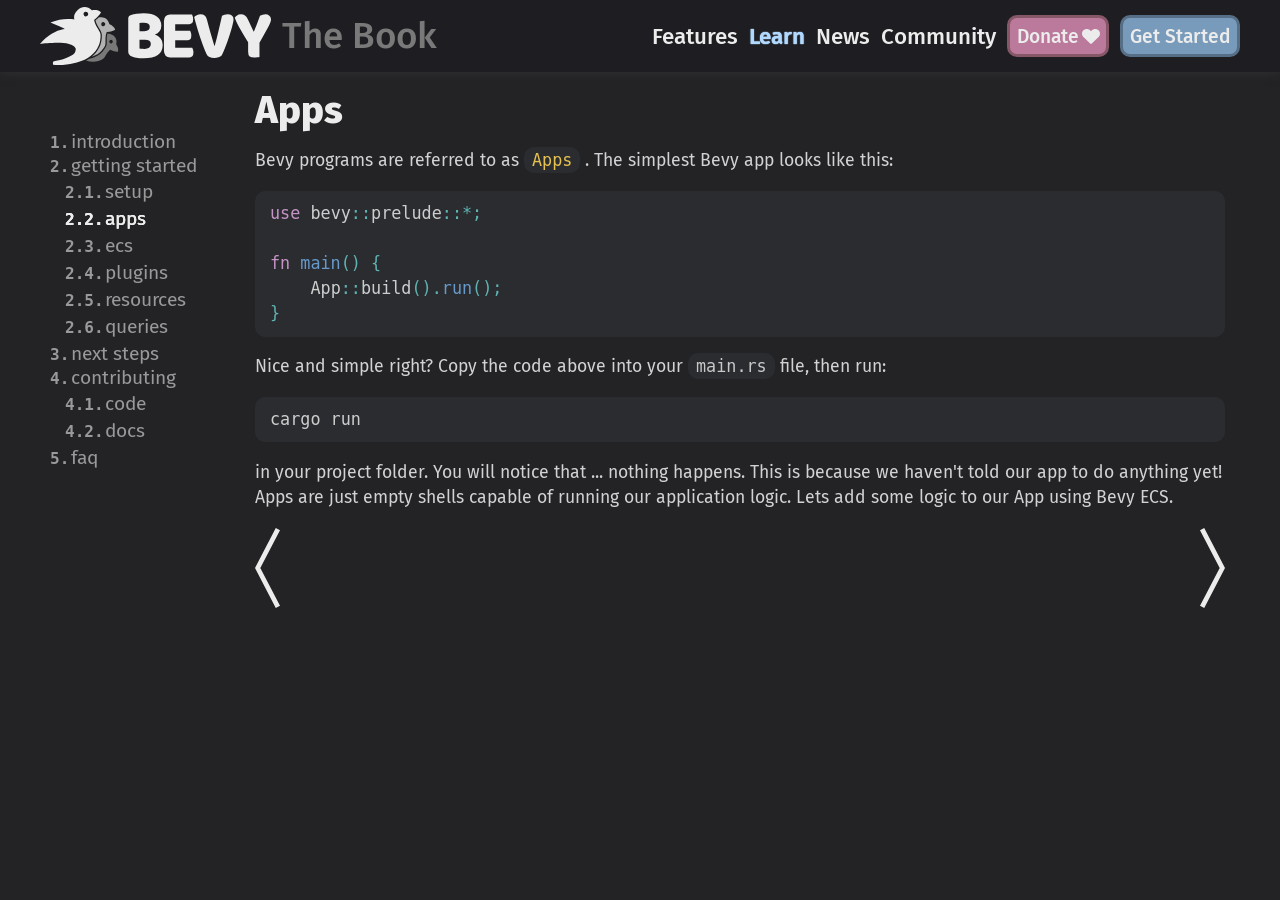
<file: learn/book/getting-started/apps/index.html>
<html lang="en">
    <head>
        <meta charset="UTF-8">
        <meta name='viewport' content="width=device-width, initial-scale=1" />
        <meta property="og:title" content="Bevy - Apps" />
        <meta property="og:type" content="website" />
        <meta property="og:url" content="https://bevyengine.org&#x2F;learn&#x2F;book&#x2F;getting-started&#x2F;apps&#x2F;" />
        <meta property="og:image" content="https://bevyengine.org/assets/bevy_logo_fill.png" />
        <meta property="og:description" content="Bevy is a refreshingly simple data-driven game engine built in Rust. It is free and open-source forever!" />
        <link rel="shortcut icon" type="image/png" href="/assets/favicon.png">
        <link rel="stylesheet" href="/site.css" />
        <link href="atom.xml" rel="alternate" type="application/atom+xml" />
        <title>Bevy - Apps</title>
        
<script src="/optional-helpers.js"></script>

    </head>

    <body>
        <div class="headerbar-container">
            <nav class="headerbar container">
                <a href="/" class="header-logo">
                    <img src="/assets/bevy_logo_dark.svg" class="logo" alt="bevy logo" />
                </a>
                <a href="/" class="header-logo-mobile">
                    <img src="/assets/bevy_icon_dark.svg" class="logo" alt="bevy icon" />
                </a>
                <div class="header-item header-message">
                    
                        The Book
                    
                </div>
                <div class="header-item header-push"></div>
                



    


<a href="&#x2F;" class="header-item" >
    Features
</a>

                



    


<a href="&#x2F;learn" class="header-item header-item-active"  >
    Learn
</a>

                



    


<a href="&#x2F;news" class="header-item" >
    News
</a>

                



    


<a href="&#x2F;community" class="header-item" >
    Community
</a>

                <a class="header-item header-button header-button-donate" href="https://github.com/sponsors/cart">Donate <img src="/assets/heart.svg" class="header-button-donate-heart"/></a>
                <a class="header-item header-button" href="/learn/book/getting-started/">Get Started</a>
            </nav>
        </div>
        <section class="section">
            <div class="container">
                
<div class="book-page">
    <nav class="book-nav" role="navigation">
        
        
        <ul class="book-nav-sections-container book-nav-sections">
            
            

<li class="book-nav-section">
    <a href="https:&#x2F;&#x2F;bevyengine.org&#x2F;learn&#x2F;book&#x2F;introduction&#x2F;" class="book-nav-section-title">
        <strong class="book-nav-section-number">1.</strong>
        introduction
    </a>
    
</li>

            
            

<li class="book-nav-section">
    <a href="https:&#x2F;&#x2F;bevyengine.org&#x2F;learn&#x2F;book&#x2F;getting-started&#x2F;" class="book-nav-section-title">
        <strong class="book-nav-section-number">2.</strong>
        getting started
    </a>
    
    <ul class="book-nav-sections book-nav-sections-indented">
        
        
        

<li class="book-nav-section">
    <a href="https:&#x2F;&#x2F;bevyengine.org&#x2F;learn&#x2F;book&#x2F;getting-started&#x2F;setup&#x2F;" class="book-nav-section-title">
        <strong class="book-nav-section-number">2.1.</strong>
        setup
    </a>
    
</li>

        
        
        

<li class="book-nav-section">
    <a href="https:&#x2F;&#x2F;bevyengine.org&#x2F;learn&#x2F;book&#x2F;getting-started&#x2F;apps&#x2F;" class="book-nav-section-title-active book-nav-section-title" >
        <strong class="book-nav-section-number">2.2.</strong>
        apps
    </a>
    
</li>

        
        
        

<li class="book-nav-section">
    <a href="https:&#x2F;&#x2F;bevyengine.org&#x2F;learn&#x2F;book&#x2F;getting-started&#x2F;ecs&#x2F;" class="book-nav-section-title">
        <strong class="book-nav-section-number">2.3.</strong>
        ecs
    </a>
    
</li>

        
        
        

<li class="book-nav-section">
    <a href="https:&#x2F;&#x2F;bevyengine.org&#x2F;learn&#x2F;book&#x2F;getting-started&#x2F;plugins&#x2F;" class="book-nav-section-title">
        <strong class="book-nav-section-number">2.4.</strong>
        plugins
    </a>
    
</li>

        
        
        

<li class="book-nav-section">
    <a href="https:&#x2F;&#x2F;bevyengine.org&#x2F;learn&#x2F;book&#x2F;getting-started&#x2F;resources&#x2F;" class="book-nav-section-title">
        <strong class="book-nav-section-number">2.5.</strong>
        resources
    </a>
    
</li>

        
        
        

<li class="book-nav-section">
    <a href="https:&#x2F;&#x2F;bevyengine.org&#x2F;learn&#x2F;book&#x2F;getting-started&#x2F;queries&#x2F;" class="book-nav-section-title">
        <strong class="book-nav-section-number">2.6.</strong>
        queries
    </a>
    
</li>

        
    </ul>
    
</li>

            
            

<li class="book-nav-section">
    <a href="https:&#x2F;&#x2F;bevyengine.org&#x2F;learn&#x2F;book&#x2F;next-steps&#x2F;" class="book-nav-section-title">
        <strong class="book-nav-section-number">3.</strong>
        next steps
    </a>
    
</li>

            
            

<li class="book-nav-section">
    <a href="https:&#x2F;&#x2F;bevyengine.org&#x2F;learn&#x2F;book&#x2F;contributing&#x2F;" class="book-nav-section-title">
        <strong class="book-nav-section-number">4.</strong>
        contributing
    </a>
    
    <ul class="book-nav-sections book-nav-sections-indented">
        
        
        

<li class="book-nav-section">
    <a href="https:&#x2F;&#x2F;bevyengine.org&#x2F;learn&#x2F;book&#x2F;contributing&#x2F;code&#x2F;" class="book-nav-section-title">
        <strong class="book-nav-section-number">4.1.</strong>
        code
    </a>
    
</li>

        
        
        

<li class="book-nav-section">
    <a href="https:&#x2F;&#x2F;bevyengine.org&#x2F;learn&#x2F;book&#x2F;contributing&#x2F;docs&#x2F;" class="book-nav-section-title">
        <strong class="book-nav-section-number">4.2.</strong>
        docs
    </a>
    
</li>

        
    </ul>
    
</li>

            
            

<li class="book-nav-section">
    <a href="https:&#x2F;&#x2F;bevyengine.org&#x2F;learn&#x2F;book&#x2F;faq&#x2F;" class="book-nav-section-title">
        <strong class="book-nav-section-number">5.</strong>
        faq
    </a>
    
</li>

            
        </ul>
        
    </nav>
    <div class="book-content">
        
        
        

            
            
            
                
            

        
            
            <a id="book-pager-bar-previous" href="https:&#x2F;&#x2F;bevyengine.org&#x2F;learn&#x2F;book&#x2F;getting-started&#x2F;setup&#x2F;" class="book-pager-bar book-pager-bar-previous">
                <div class="book-pager-bar-icon book-pager-bar-icon-previous">
                    <img src="/assets/pager_previous.svg" class="book-pager-image book-pager-image-left" />
                </div>
            </a>
        

        
        
            
            
            
                
            
         
        
            
            <a id="book-pager-bar-next" href="https:&#x2F;&#x2F;bevyengine.org&#x2F;learn&#x2F;book&#x2F;getting-started&#x2F;ecs&#x2F;" class="book-pager-bar book-pager-bar-next">
                <div class="book-pager-bar-icon book-pager-bar-icon-next">
                <img src="/assets/pager_next.svg" class="book-pager-image book-pager-image-right" />
                </div>
            </a>
        
        <h1>
            
                Apps
            
            
        </h1>
        <div class="media-content"><p>Bevy programs are referred to as <a href="https:&#x2F;&#x2F;docs.rs/bevy_app&#x2F;latest&#x2F;bevy_app/struct.App.html"><code>Apps</code>
</a>. The simplest Bevy app looks like this:</p>
<pre style="background-color:#2b2c2f;">
<code><span style="color:#c594c5;">use </span><span style="color:#cccece;">bevy</span><span style="color:#5fb3b3;">::</span><span style="color:#cccece;">prelude</span><span style="color:#5fb3b3;">::*;

</span><span style="color:#c594c5;">fn </span><span style="color:#6699cc;">main</span><span style="color:#5fb3b3;">() {
    </span><span style="color:#cccece;">App</span><span style="color:#5fb3b3;">::</span><span style="color:#cccece;">build</span><span style="color:#5fb3b3;">().</span><span style="color:#6699cc;">run</span><span style="color:#5fb3b3;">();
}
</span></code></pre>
<p>Nice and simple right? Copy the code above into your <code>main.rs</code> file, then run:</p>
<pre style="background-color:#2b2c2f;">
<code><span style="color:#cccece;">cargo run
</span></code></pre>
<p>in your project folder. You will notice that ... nothing happens. This is because we haven't told our app to do anything yet! Apps are just empty shells capable of running our application logic. Lets add some logic to our App using Bevy ECS.</p>
</div>
        <div class="book-pagers" />
    </div>
</div>


            </div>
        </section>
    </body>
</html>
</file>
<file: site.css>
.headerbar-container{width:100%;background-color:#1e1e22;margin:0;box-shadow:0px 0px 10px #333333}.headerbar{display:flex;padding-left:15px;padding-right:15px;height:4.5rem;margin:0;user-select:none;align-items:center}.logo{height:100%}.header-logo,.header-logo-mobile{display:flex;height:80%;vertical-align:middle}.header-logo-mobile{height:60%;display:none}.header-content{display:flex;float:right;height:100%;align-items:center}.header-push{margin-right:auto}.header-item,.header-item:visited,.header-item:link{font-weight:500;font-size:1.4rem;margin-left:0.7rem;color:#ececec;font-style:normal;text-decoration:none}.header-item:active,.header-item:hover,.header-item-active{color:#ececec;text-shadow:0 0 1px #d6d6d6,0 0 1px #d6d6d6}.header-item-active,.header-item-active:hover{color:#b1d9ff !important;text-shadow:0 0 1px #b1d9ff,0 0 1px #b1d9ff}.header-message{text-align:center;color:#797979;font-size:2.3rem}.header-button{background-color:#799bbb;border-style:solid;border-color:#576f86;border-width:3px;padding:0.4rem;border-radius:10px;font-size:1.2rem !important}.header-button-donate{background-color:#bb799c;border-color:#865767}.header-button-donate-heart{height:1.1rem;vertical-align:middle;margin-bottom:0.1rem;margin-left:-0.1rem}@media screen and (max-width: 515px){.header-button{display:none}}@media screen and (max-width: 1100px){.header-message{display:none}}@media screen and (max-width: 900px){.header-logo-mobile{display:flex}.header-logo{display:none}}.community-icon{width:50% !important;max-width:7rem}.book-page{display:flex;width:100%;min-height:500px}.book-page-subtitle{font-size:1.3rem;font-weight:800;color:#999999;font-style:italic;vertical-align:middle}.book-content{padding-left:15px;padding-right:15px;position:relative;width:100%}.book-content h1{margin-top:15px;font-size:2.4rem;margin-bottom:15px}.book-content h2{font-size:1.8rem;margin-bottom:15px}.book-content h3{font-size:1.4rem;font-weight:500;text-decoration:underline;margin-bottom:15px}.book-content p{margin-top:5px}.book-whats-a-bevy{background-color:#00000000 !important;height:2.4rem !important;border-radius:unset !important}.book-pagers{width:100%;height:5rem}.book-pager-bar{display:flex;position:absolute;display:block;height:100%;width:80px;transition:0.2s}.book-pager-bar-previous:hover{background-image:linear-gradient(to right, rgba(0,0,0,0), #29292c, #29292c)}.book-pager-bar-next:hover{background-image:linear-gradient(to left, rgba(0,0,0,0), #29292c, #29292c)}.book-pager-bar-previous{left:-80px;border-bottom-left-radius:10px}.book-pager-bar-next{left:100%;border-bottom-right-radius:10px}.book-pager-image{height:100%;user-select:none}.book-pager-image-left{float:left;margin-left:15px}.book-pager-image-right{float:right;margin-right:15px}.book-pager-bar-icon{display:block;width:200px;height:5rem;position:absolute;bottom:0px}.book-pager-bar-icon-previous{position:absolute;left:80px}.book-pager-bar-icon-next{position:absolute;left:-200px}@media screen and (max-width: 900px){.book-nav{display:none}}.book-nav{margin-top:15px;min-width:200px;user-select:none}.book-nav-sections{margin:0;padding:0}.book-nav-sections-container{display:block;padding-left:10px;padding-top:40px}.book-nav-section{list-style-type:none;margin:0;padding:0}.book-nav-sections-indented{margin-left:15px}.book-nav-section-title{position:relative;z-index:1;font-size:1.2rem;color:#999;font-style:normal;text-decoration:none}.book-nav-section-title:hover,.book-nav-section-title:active{color:#ececec;text-shadow:0 0 0.9px #d6d6d6,0 0 0.9px #d6d6d6}.book-nav-section-title-active{font-size:1.2rem;color:#ececec;font-style:normal;text-decoration:none;text-shadow:0 0 0.5px #ececec,0 0 0.5px #ececec}.book-nav-section-number{font-family:'Fira Code', monospace;font-variant-ligatures:none;font-size:1rem;margin-right:-0.2rem}.news-title{font-size:2.8rem;font-weight:800;margin-bottom:0px;margin-top:0px}.news-subtitle{margin-top:0px;font-size:1.2rem;font-weight:200;font-style:italic;color:#8f8f8f}.news-content img{border-radius:10px;max-width:100%}.news-content video{border-radius:10px;max-width:100%}.news-social-links{display:inline-block}.news-social-icon{height:1.3rem;vertical-align:middle}.news-social-link{font-size:1.1rem;color:#ececec}.bevy-logo-header{display:block;margin-left:auto;margin-right:auto;width:100%;max-width:35rem}.bevy-description{text-align:center;margin-top:1.5rem;font-size:1.5rem;font-weight:500}.feature-list{margin-top:1.5rem;display:flex;justify-content:center;flex-wrap:wrap;margin-left:auto;margin-right:auto}.feature-container{display:flex;flex-wrap:wrap;justify-content:center}.feature-container-reverse{flex-wrap:wrap-reverse}.feature-title{margin-top:1.0rem;margin-bottom:0.3rem}.feature-description{font-size:1.3rem}.feature-image{height:20rem;background-color:#2b2c2f;border-radius:4rem;display:flex;align-items:center;justify-content:center;overflow:hidden;background-clip:padding-box}.feature-text{max-height:18rem;align-self:center}.feature-image,.feature-text{min-width:30rem;max-width:30rem;border-width:1.8rem;border-style:solid;border-color:transparent}.feature-sublist{margin-top:0.5rem;margin-bottom:0.5rem;margin-left:0px;padding-left:2rem;font-size:1.2rem}.feature-img{max-height:80%;max-width:80%}.features-whats-next{text-align:center;font-size:1.5rem !important;margin-top:2rem;margin-bottom:2rem;width:100%}.features-sponsors{margin-top:3rem;text-align:center;font-size:1.5rem !important;line-height:2.2rem !important;margin-bottom:8rem}.card{display:block;flex-direction:left;overflow:hidden;height:12rem;border-radius:10px;background-color:#2b2c2f;margin-bottom:15px;font-style:normal;text-decoration:none;box-shadow:0px 0px 5px #494949}.card:hover{background-color:#2f3033;box-shadow:0px 0px 5px #ececec}.card-image{width:30%;overflow:hidden;object-fit:cover;display:flex;background-color:#1b1b1b;border-top-left-radius:10px;border-bottom-left-radius:10px;align-content:center;justify-content:center;float:left;height:100%;margin-right:0px}.centered-card-image{display:block;align-self:center;height:85%;max-width:85%}.card-text{padding-top:0.8rem;padding-bottom:0.8rem;padding-left:1.2rem;padding-right:1.2rem;overflow:hidden;text-overflow:ellipsis}.card-subtitle{display:block;font-weight:200;font-size:1.4rem;font-style:italic;color:#8f8f8f;text-decoration:none}.card-description{display:block;position:relative;font-weight:300;font-size:1.3rem;color:#ececec;text-decoration:none;margin-top:0.4rem;overflow:hidden;text-overflow:ellipsis;height:100px}.card-title{display:block;font-weight:500;font-size:2.0rem;color:#ececec;font-style:normal;text-decoration:none}.card-image-default{display:flex;height:100%;margin-left:auto;margin-right:auto;align-items:center}.media-content{width:100%;font-size:1.1rem;font-weight:400;line-height:1.573rem;color:#d2d2d2;font-style:normal;text-decoration:none}.media-content h2{font-size:2.2rem}.media-content h3{font-size:1.5rem;margin-bottom:1rem}.media-content h4{margin-bottom:1rem}.media-content pre{font-family:'Fira Code', monospace;font-variant-ligatures:none;padding:10px;padding-left:15px;font-size:1.1rem;border-radius:10px;word-wrap:break-word;white-space:pre-wrap}.media-content a code,.media-content a:active code,.media-content a:visited code,.media-content a:link code{font-family:'Fira Code', monospace;font-variant-ligatures:none;color:#e4c151;font-style:normal;text-decoration:none}.media-content code{font-family:'Fira Code', monospace;font-variant-ligatures:none;font-size:1.05rem;color:#c8c8c8;background-color:#2b2c2f;border-radius:10px;padding-bottom:3px;padding-top:3px;padding-left:8px;padding-right:8px;text-decoration:none}.media-content a:hover code{background-color:#414247}.media-content a{text-decoration:none;color:#7c90ff}.media-content a:hover{text-shadow:0 0 0.9px #6c82ff,0 0 0.9px #6c82ff}.media-content pre code{padding-bottom:0px;padding-top:0px;padding-left:0px;padding-right:0px}.fun-list{color:#a0c5e7}@font-face{font-family:'Fira Sans';font-style:normal;font-weight:300;src:url("/assets/fonts/fira-sans-v10-latin-300.eot");src:local("Fira Sans Light"),local("FiraSans-Light"),url("/assets/fonts/fira-sans-v10-latin-300.eot?#iefix") format("embedded-opentype"),url("/assets/fonts/fira-sans-v10-latin-300.woff2") format("woff2"),url("/assets/fonts/fira-sans-v10-latin-300.woff") format("woff"),url("/assets/fonts/fira-sans-v10-latin-300.ttf") format("truetype"),url("/assets/fonts/fira-sans-v10-latin-300.svg#FiraSans") format("svg")}@font-face{font-family:'Fira Sans';font-style:normal;font-weight:400;src:url("/assets/fonts/fira-sans-v10-latin-regular.eot");src:local("Fira Sans Regular"),local("FiraSans-Regular"),url("/assets/fonts/fira-sans-v10-latin-regular.eot?#iefix") format("embedded-opentype"),url("/assets/fonts/fira-sans-v10-latin-regular.woff2") format("woff2"),url("/assets/fonts/fira-sans-v10-latin-regular.woff") format("woff"),url("/assets/fonts/fira-sans-v10-latin-regular.ttf") format("truetype"),url("/assets/fonts/fira-sans-v10-latin-regular.svg#FiraSans") format("svg")}@font-face{font-family:'Fira Sans';font-style:italic;font-weight:400;src:url("/assets/fonts/fira-sans-v10-latin-italic.eot");src:local("Fira Sans Italic"),local("FiraSans-Italic"),url("/assets/fonts/fira-sans-v10-latin-italic.eot?#iefix") format("embedded-opentype"),url("/assets/fonts/fira-sans-v10-latin-italic.woff2") format("woff2"),url("/assets/fonts/fira-sans-v10-latin-italic.woff") format("woff"),url("/assets/fonts/fira-sans-v10-latin-italic.ttf") format("truetype"),url("/assets/fonts/fira-sans-v10-latin-italic.svg#FiraSans") format("svg")}@font-face{font-family:'Fira Sans';font-style:normal;font-weight:500;src:url("/assets/fonts/fira-sans-v10-latin-500.eot");src:local("Fira Sans Medium"),local("FiraSans-Medium"),url("/assets/fonts/fira-sans-v10-latin-500.eot?#iefix") format("embedded-opentype"),url("/assets/fonts/fira-sans-v10-latin-500.woff2") format("woff2"),url("/assets/fonts/fira-sans-v10-latin-500.woff") format("woff"),url("/assets/fonts/fira-sans-v10-latin-500.ttf") format("truetype"),url("/assets/fonts/fira-sans-v10-latin-500.svg#FiraSans") format("svg")}@font-face{font-family:'Fira Sans';font-style:normal;font-weight:800;src:url("/assets/fonts/fira-sans-v10-latin-800.eot");src:local("Fira Sans ExtraBold"),local("FiraSans-ExtraBold"),url("/assets/fonts/fira-sans-v10-latin-800.eot?#iefix") format("embedded-opentype"),url("/assets/fonts/fira-sans-v10-latin-800.woff2") format("woff2"),url("/assets/fonts/fira-sans-v10-latin-800.woff") format("woff"),url("/assets/fonts/fira-sans-v10-latin-800.ttf") format("truetype"),url("/assets/fonts/fira-sans-v10-latin-800.svg#FiraSans") format("svg")}@font-face{font-family:'Fira Mono';font-style:normal;font-weight:400;src:url("../fonts/fira-mono-v8-latin-regular.eot");src:local("Fira Mono Regular"),local("FiraMono-Regular"),url("../fonts/fira-mono-v8-latin-regular.eot?#iefix") format("embedded-opentype"),url("../fonts/fira-mono-v8-latin-regular.woff2") format("woff2"),url("../fonts/fira-mono-v8-latin-regular.woff") format("woff"),url("../fonts/fira-mono-v8-latin-regular.ttf") format("truetype"),url("../fonts/fira-mono-v8-latin-regular.svg#FiraMono") format("svg")}html{overflow-y:scroll}html,body{width:100%;height:100%;margin:0 0 0 0;color:#ececec;font-family:'Fira Sans', sans-serif;background-color:#232326}@media screen and (max-width: 712px){html,body{font-size:0.7rem}}.container{max-width:1200px;margin-left:auto;margin-right:auto}a:focus{outline:none}.section{display:block;font-size:1.4rem;overflow-x:hidden}.padded-content{padding:15px}.warning{color:#c8c864}
</file>
